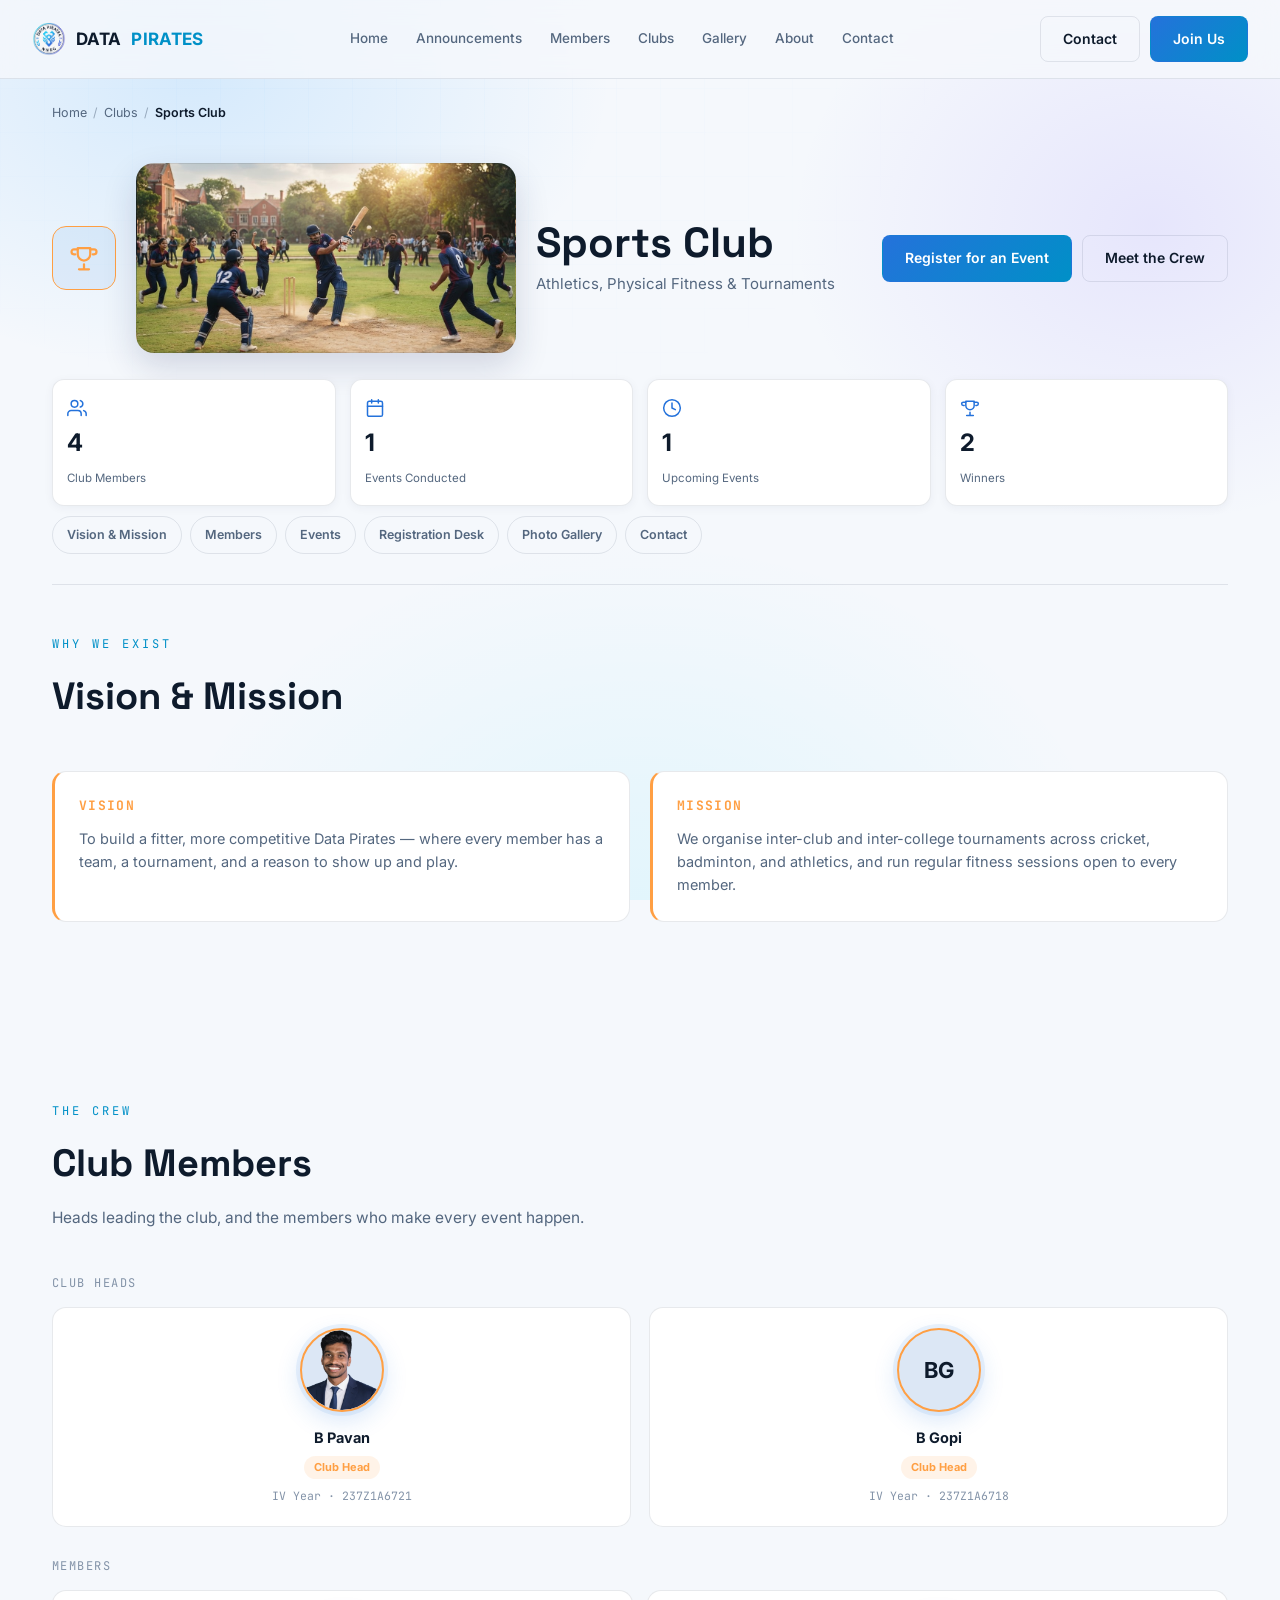
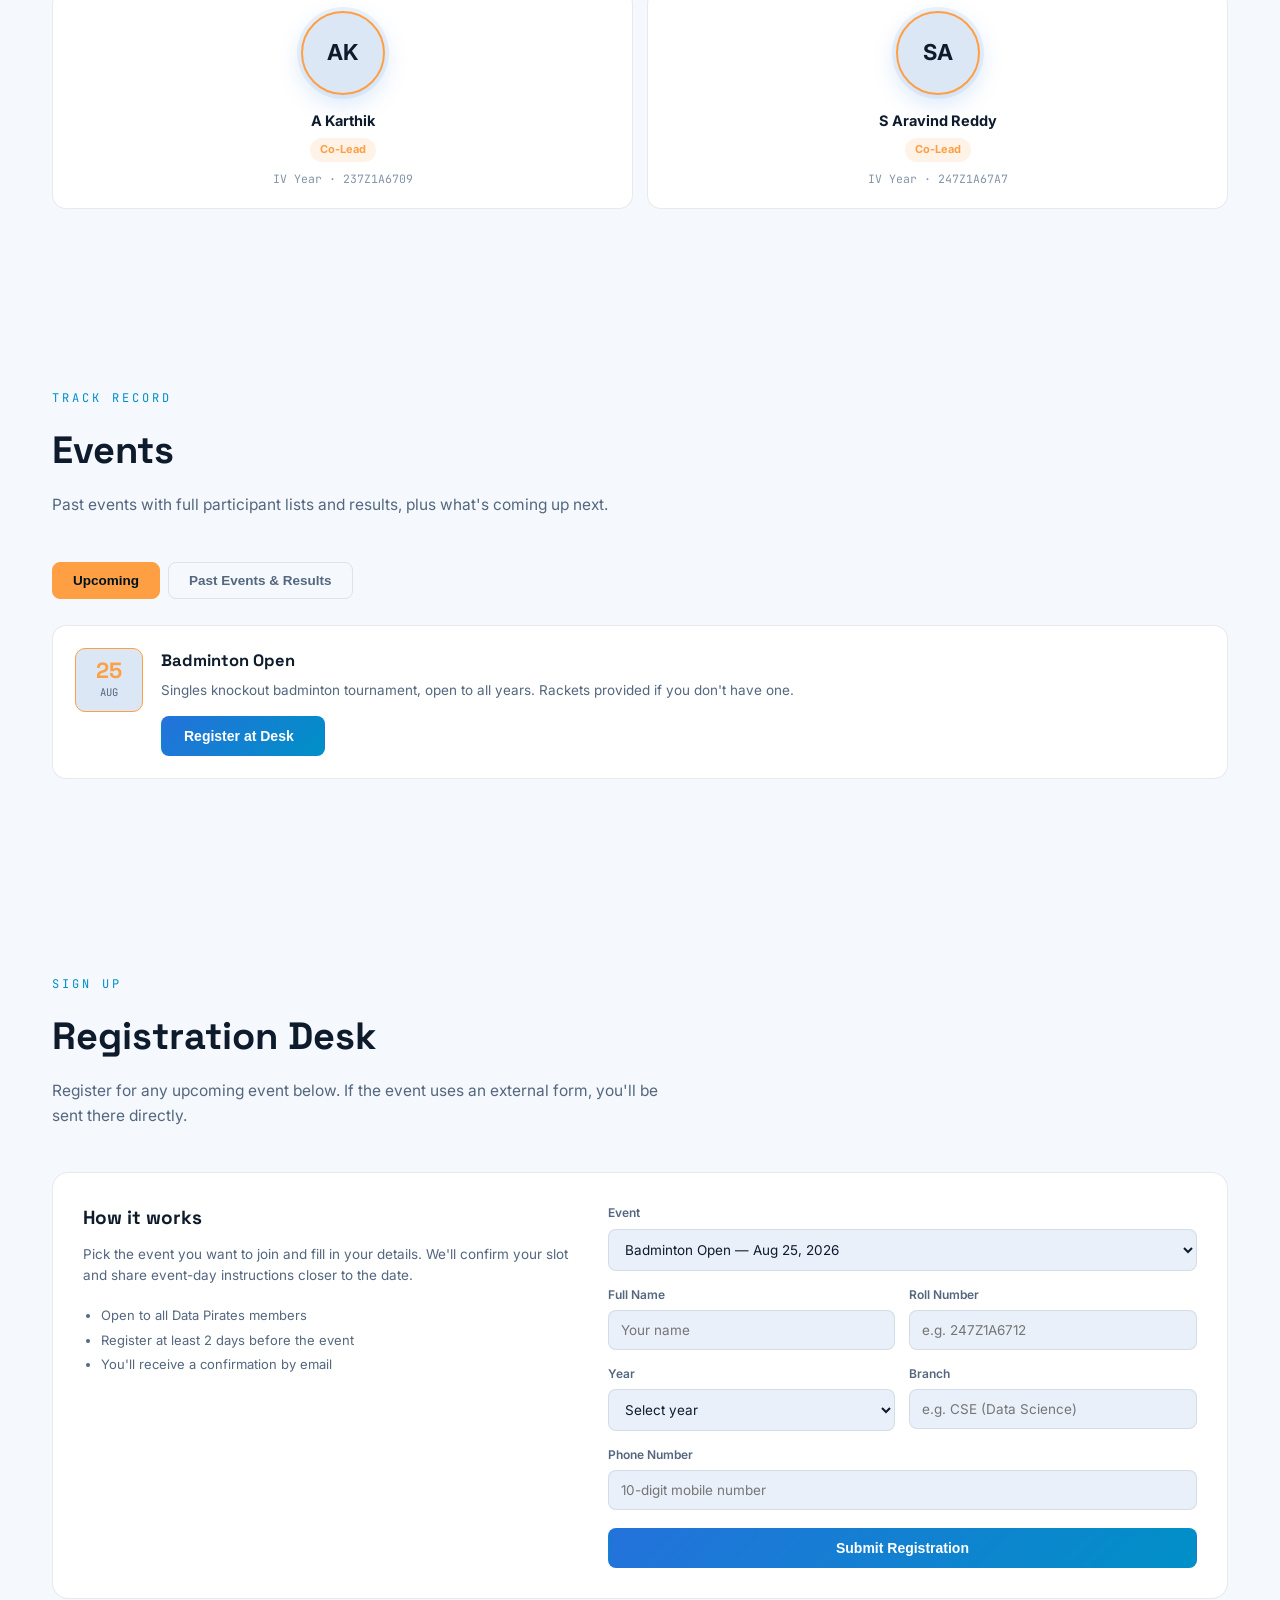
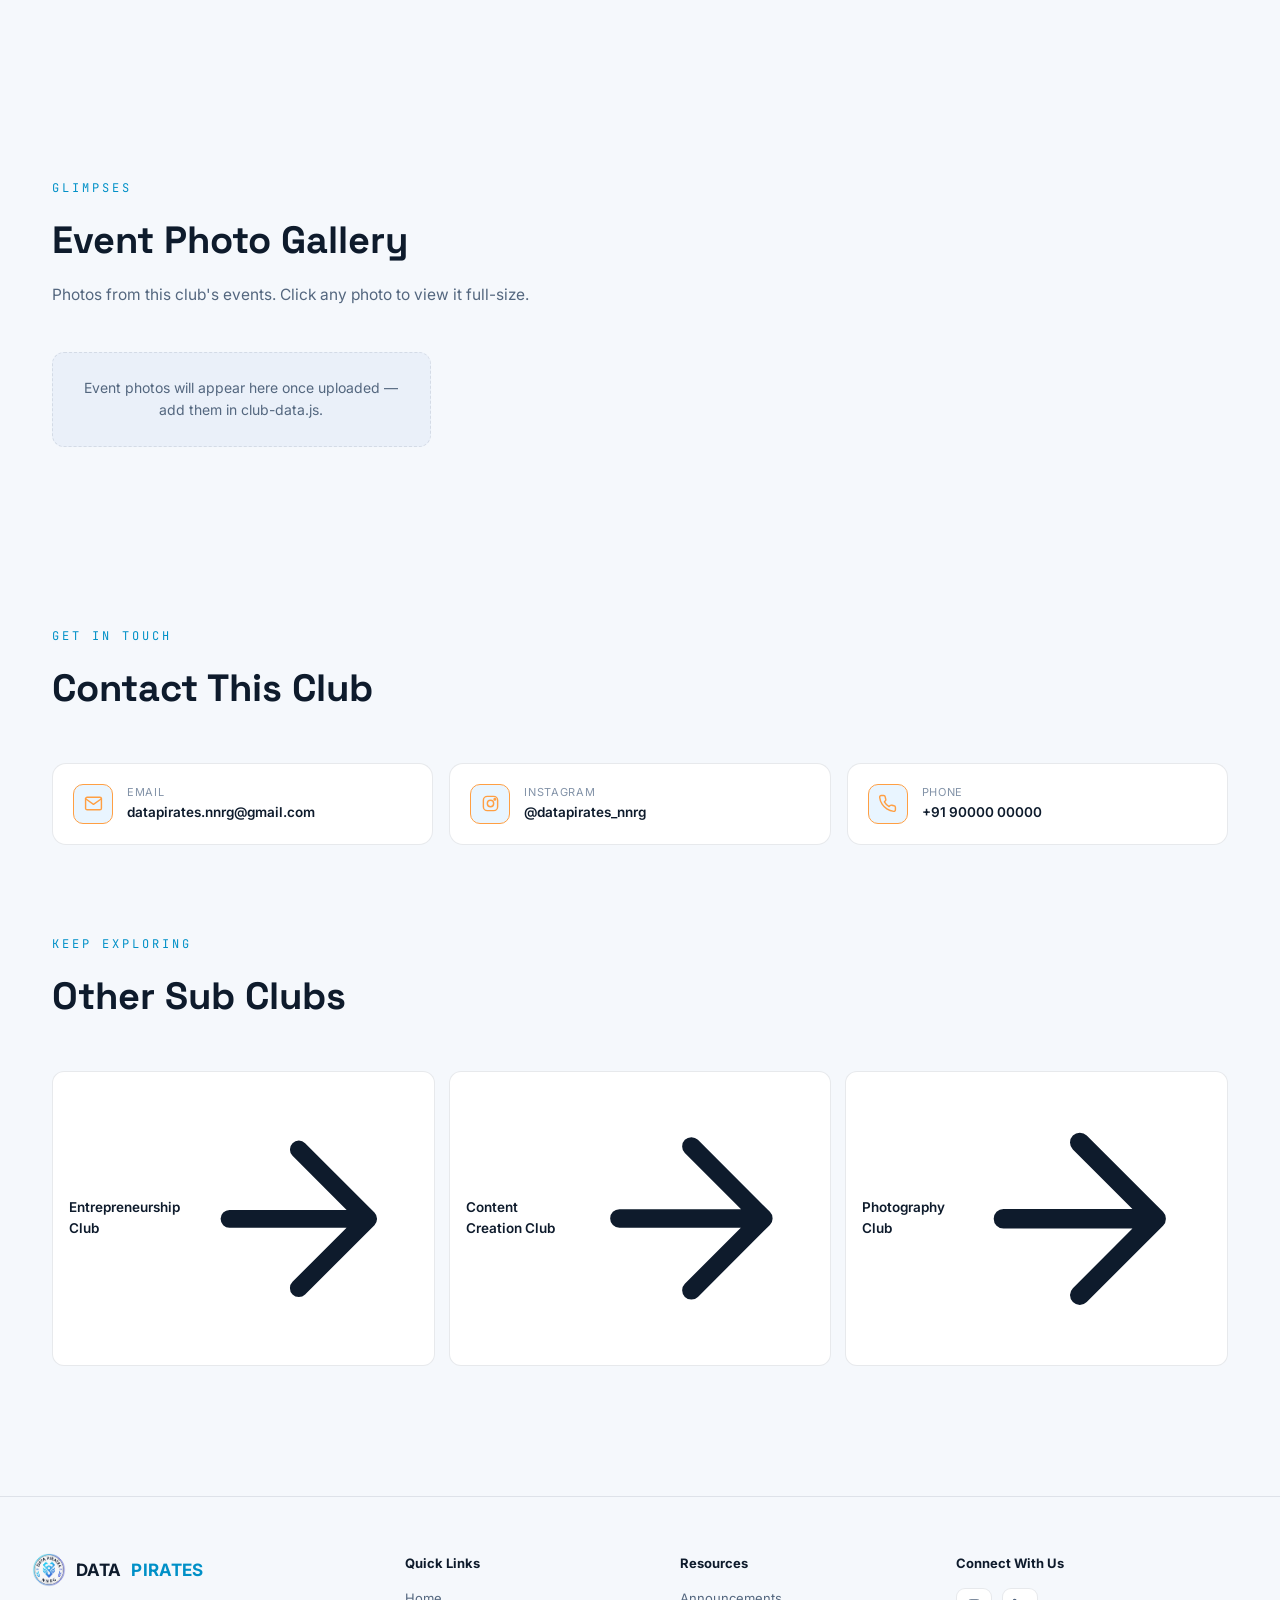
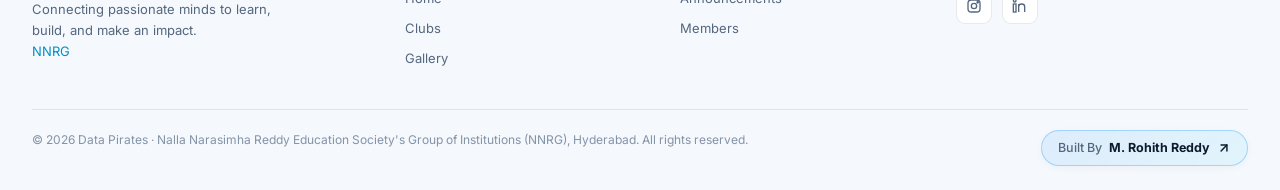
<file: clubs/sports-club.html>
<!DOCTYPE html>
<html lang="en">

<head>
  <meta charset="UTF-8">
  <meta name="viewport" content="width=device-width, initial-scale=1.0">
  <title>Sports Club — Data Pirates</title>
  <meta name="description" content="Sports Club at Data Pirates NNRG — members, events, results, upcoming events and registration.">
  <link rel="icon" type="image/jpeg" href="../images/favicon.jpeg">
  <link rel="preconnect" href="https://fonts.googleapis.com">
  <link
    href="https://fonts.googleapis.com/css2?family=Space+Grotesk:wght@500;600;700;800&family=Inter:wght@400;500;600;700&family=JetBrains+Mono:wght@400;500;700&display=swap"
    rel="stylesheet">
  <link rel="stylesheet" href="../style.css">
  <link rel="stylesheet" href="club.css">
</head>

<body class="light-mode" data-club="sports">
  <div class="glow-bg"></div>
  <div class="grid-overlay"></div>

  <header>
    <a href="../index.html" class="logo">
      <div class="logo-mark logo-animated"><img src="../images/nav_logo.jpeg" alt="Data Pirates NNRG logo"></div>
      DATA <b>PIRATES</b>
    </a>
    <nav class="links" id="navLinks">
      <a href="../index.html#home">Home</a>
      <a href="../index.html#updates">Announcements</a>
      <a href="../index.html#members">Members</a>
      <a href="../index.html#clubs">Clubs</a>
      <a href="../gallery/index.html">Gallery</a>
      <a href="../index.html#about">About</a>
      <a href="../index.html#contact">Contact</a>
    </nav>
    <div class="nav-cta">
      <a href="#contact" class="btn btn-ghost">Contact</a>
      <a href="https://forms.gle/R5Wi1VMTRRuQQtkx8" target="_blank" rel="noopener noreferrer" class="btn btn-primary">Join Us</a>
      <button class="hamburger" id="hamburger" aria-label="Menu"><span></span><span></span><span></span></button>
    </div>
    <div class="mobile-menu" id="mobileMenu">
      <a href="../index.html#home">Home</a><a href="../index.html#updates">Announcements</a><a href="../index.html#members">Members</a>
      <a href="../index.html#clubs">Clubs</a><a href="../gallery/index.html">Gallery</a><a href="../index.html#about">About</a>
      <a href="#contact">Contact</a>
      <a href="https://forms.gle/R5Wi1VMTRRuQQtkx8" target="_blank" rel="noopener noreferrer" class="btn btn-primary">Join Us</a>
    </div>
  </header>

  <main>

    <!-- BREADCRUMB -->
    <div class="crumb">
      <a href="../index.html">Home</a><span class="sep">/</span>
      <a href="../index.html#clubs">Clubs</a><span class="sep">/</span>
      <span class="here" id="crumbHere">Club</span>
    </div>

    <!-- CLUB HERO -->
    <section class="club-hero" style="padding-bottom:0;">
      <div class="club-icon" id="clubHeroIcon"></div>
      <div class="club-hero-photo" id="clubHeroPhoto" aria-label="Sports Club activity photo"></div>
      <div>
        <h1 id="clubHeroName">Club Name</h1>
        <p class="tagline" id="clubHeroTagline">Tagline</p>
      </div>
      <div class="club-hero-actions">
        <a href="#register" class="btn btn-primary">Register for an Event</a>
        <a href="#members" class="btn btn-ghost">Meet the Crew</a>
      </div>
    </section>

    <div class="stat-strip" id="clubStatStrip" style="margin:26px 0 0;"></div>

    <!-- QUICK JUMP -->
    <div class="jumpnav">
      <a href="#vision">Vision &amp; Mission</a>
      <a href="#members">Members</a>
      <a href="#events">Events</a>
      <a href="#register">Registration Desk</a>
      <a href="#club-gallery">Photo Gallery</a>
      <a href="#contact">Contact</a>
    </div>

    <!-- VISION / MISSION -->
    <section id="vision" style="padding-top:0;">
      <div class="section-head">
        <div class="eyebrow">Why We Exist</div>
        <h2>Vision &amp; Mission</h2>
      </div>
      <div class="vm-grid">
        <div class="vm-card">
          <h4>Vision</h4>
          <p id="visionText"></p>
        </div>
        <div class="vm-card">
          <h4>Mission</h4>
          <p id="missionText"></p>
        </div>
      </div>
    </section>

    <!-- MEMBERS -->
    <section id="members">
      <div class="section-head">
        <div class="eyebrow">The Crew</div>
        <h2>Club Members</h2>
        <p>Heads leading the club, and the members who make every event happen.</p>
      </div>
      <div class="sub-label">Club Heads</div>
      <div class="members-heads" id="headsGrid"></div>
      <div class="sub-label">Members</div>
      <div class="members-rest" id="membersGrid"></div>
    </section>

    <!-- EVENTS -->
    <section id="events">
      <div class="section-head">
        <div class="eyebrow">Track Record</div>
        <h2>Events</h2>
        <p>Past events with full participant lists and results, plus what's coming up next.</p>
      </div>
      <div class="event-tabs">
        <button class="event-tab active" data-pane="paneUpcoming">Upcoming</button>
        <button class="event-tab" data-pane="panePast">Past Events &amp; Results</button>
      </div>
      <div class="event-pane active" id="paneUpcoming">
        <div id="upcomingEventsList"></div>
      </div>
      <div class="event-pane" id="panePast">
        <div id="pastEventsList"></div>
      </div>
    </section>

    <!-- REGISTRATION DESK -->
    <section id="register">
      <div class="section-head">
        <div class="eyebrow">Sign Up</div>
        <h2>Registration Desk</h2>
        <p>Register for any upcoming event below. If the event uses an external form, you'll be sent there directly.</p>
      </div>
      <div class="reg-wrap">
        <div class="reg-side">
          <h3>How it works</h3>
          <p>Pick the event you want to join and fill in your details. We'll confirm your slot and share event-day instructions closer to the date.</p>
          <ul>
            <li>Open to all Data Pirates members</li>
            <li>Register at least 2 days before the event</li>
            <li>You'll receive a confirmation by email</li>
          </ul>
        </div>
        <form class="reg-form" id="regForm">
          <div class="full">
            <label for="regEvent">Event</label>
            <select id="regEvent" name="event" required></select>
          </div>
          <div>
            <label for="regName">Full Name</label>
            <input id="regName" name="name" type="text" placeholder="Your name" required>
          </div>
          <div>
            <label for="regRoll">Roll Number</label>
            <input id="regRoll" name="roll" type="text" placeholder="e.g. 247Z1A6712" required>
          </div>
          <div>
            <label for="regYear">Year</label>
            <select id="regYear" name="year" required>
              <option value="">Select year</option>
              <option>I Year</option><option>II Year</option><option>III Year</option><option>IV Year</option>
            </select>
          </div>
          <div>
            <label for="regBranch">Branch</label>
            <input id="regBranch" name="branch" type="text" placeholder="e.g. CSE (Data Science)" required>
          </div>
          <div class="full">
            <label for="regPhone">Phone Number</label>
            <input id="regPhone" name="phone" type="tel" placeholder="10-digit mobile number" required>
          </div>
          <button type="submit" class="btn btn-primary">Submit Registration</button>
          <p class="reg-note" id="regConfirm" style="display:none;color:var(--blue-bright);">Your email app should now be open with your registration pre-filled — hit send to confirm your slot.</p>
        </form>
      </div>
    </section>

    <!-- CLUB GALLERY -->
    <section id="club-gallery">
      <div class="section-head">
        <div class="eyebrow">Glimpses</div>
        <h2>Event Photo Gallery</h2>
        <p>Photos from this club's events. Click any photo to view it full-size.</p>
      </div>
      <div class="gallery-grid" id="clubGalleryGrid"></div>
    </section>

    <!-- CONTACT -->
    <section id="contact">
      <div class="section-head">
        <div class="eyebrow">Get In Touch</div>
        <h2>Contact This Club</h2>
      </div>
      <div class="contact-grid" id="clubContactGrid"></div>
    </section>

    <!-- OTHER CLUBS -->
    <section style="padding-top:0;">
      <div class="section-head">
        <div class="eyebrow">Keep Exploring</div>
        <h2>Other Sub Clubs</h2>
      </div>
      <div class="other-clubs" id="otherClubs"></div>
    </section>

  </main>

  <footer>
    <div class="foot-grid">
      <div>
        <div class="logo" style="margin-bottom:12px;">
          <div class="logo-mark logo-animated"><img src="../images/footer_logo.jpeg" alt="Data Pirates NNRG logo"></div>
          DATA <b>PIRATES</b>
        </div>
        <p style="color:var(--text-dim);font-size:13px;max-width:260px;">Connecting passionate minds to learn, build,
          and make an impact. <a href="https://nnrg.edu.in/" target="_blank" rel="noopener noreferrer" style="color:var(--blue-bright);">NNRG</a></p>
      </div>
      <div>
        <h5>Quick Links</h5>
        <a href="../index.html#home">Home</a><a href="../index.html#clubs">Clubs</a><a href="../gallery/index.html">Gallery</a>
      </div>
      <div>
        <h5>Resources</h5>
        <a href="../index.html#updates">Announcements</a><a href="../index.html#members">Members</a>
      </div>
      <div>
        <h5>Connect With Us</h5>
        <div class="foot-socials">
          <a href="https://www.instagram.com/datapirates_nnrg?igsh=MTB2MWIzNXd2eTIxOA==" target="_blank" rel="noopener noreferrer" aria-label="Instagram">
            <svg viewBox="0 0 24 24" fill="none" stroke="currentColor" stroke-width="2">
              <rect x="3" y="3" width="18" height="18" rx="5" /><circle cx="12" cy="12" r="4" /><circle cx="17.5" cy="6.5" r="1" />
            </svg>
          </a>
          <a href="https://www.linkedin.com/in/nnrg-ds?utm_source=share_via&utm_content=profile&utm_medium=member_android" target="_blank" rel="noopener noreferrer" aria-label="LinkedIn">
            <svg viewBox="0 0 24 24" fill="none" stroke="currentColor" stroke-width="2">
              <rect x="2" y="9" width="4" height="12" /><circle cx="4" cy="4" r="2" /><path d="M10 9v12M10 13c0-2 2-4 4.5-4S19 11 19 13v8" />
            </svg>
          </a>
        </div>
      </div>
    </div>
    <div class="foot-bottom">
      <span>&copy; 2026 Data Pirates &middot; Nalla Narasimha Reddy Education Society's Group of Institutions (NNRG), Hyderabad. All rights reserved.</span>
      <a href="https://portfolio-pi-nine-75byigaozo.vercel.app/" target="_blank" rel="noopener noreferrer" class="built-by-btn">
        <span class="built-by-text">Built By</span><span class="built-by-name">M. Rohith Reddy</span>
        <svg width="14" height="14" viewBox="0 0 24 24" fill="none" stroke="currentColor" stroke-width="2.5" stroke-linecap="round" stroke-linejoin="round">
          <line x1="7" y1="17" x2="17" y2="7"></line><polyline points="7 7 17 7 17 17"></polyline>
        </svg>
      </a>
    </div>
  </footer>

  <script src="club-data.js"></script>
  <script src="club.js"></script>
</body>

</html>
</file>
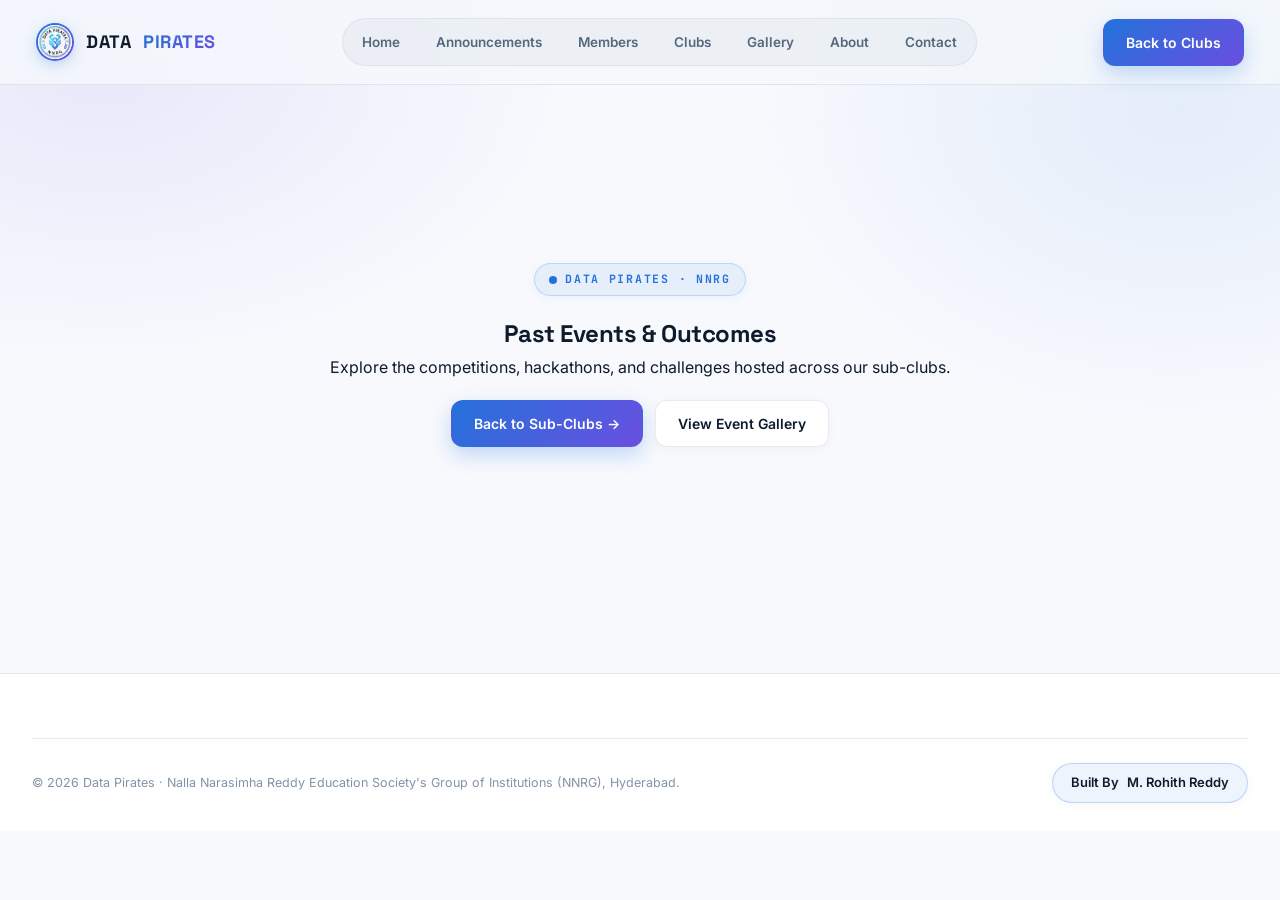
<file: Data_Pirates_Website/clubs/past-events.html>
<!DOCTYPE html>
<html lang="en">

<head>
  <meta charset="UTF-8">
  <meta name="viewport" content="width=device-width, initial-scale=1.0">
  <title>Past Events — Data Pirates | NNRG</title>
  <meta name="description" content="Explore past events, hackathons, and competitions conducted by Data Pirates at NNRG.">
  <meta name="theme-color" content="#2472DB">
  <link rel="icon" type="image/jpeg" href="../images/favicon.jpeg">
  <link rel="preconnect" href="https://fonts.googleapis.com">
  <link rel="preconnect" href="https://fonts.gstatic.com" crossorigin>
  <link
    href="https://fonts.googleapis.com/css2?family=Space+Grotesk:wght@500;600;700;800&family=Inter:wght@400;500;600;700&family=JetBrains+Mono:wght@400;500;700&display=swap"
    rel="stylesheet">
  <link rel="stylesheet" href="../style.css">
  <link rel="stylesheet" href="club.css">
</head>

<body class="light-mode">
  <div class="glow-bg" aria-hidden="true"></div>
  <div class="grid-overlay" aria-hidden="true"></div>

  <header id="siteHeader">
    <a href="../index.html" class="logo" aria-label="Data Pirates Home">
      <div class="logo-mark"><img src="../images/nav_logo.jpeg" alt="Data Pirates NNRG logo"></div>
      DATA <b>PIRATES</b>
    </a>
    <nav class="links" id="navLinks" aria-label="Main Navigation">
      <a href="../index.html#home">Home</a>
      <a href="../index.html#updates">Announcements</a>
      <a href="../index.html#members">Members</a>
      <a href="../index.html#clubs">Clubs</a>
      <a href="../gallery/index.html">Gallery</a>
      <a href="../index.html#about">About</a>
      <a href="../index.html#contact">Contact</a>
    </nav>
    <div class="nav-cta">
      <a href="../index.html#clubs" class="btn btn-primary">Back to Clubs</a>
    </div>
  </header>

  <main>
    <section class="gallery-hero" style="min-height:60vh;display:flex;flex-direction:column;justify-content:center;align-items:center;">
      <div class="eyebrow-badge">
        <span class="pulse-dot"></span>
        DATA PIRATES &middot; NNRG
      </div>
      <h1>Past Events &amp; Outcomes</h1>
      <p class="tagline">Explore the competitions, hackathons, and challenges hosted across our sub-clubs.</p>
      <div class="club-hero-actions" style="margin-top:20px;">
        <a href="../index.html#clubs" class="btn btn-primary">Back to Sub-Clubs &rarr;</a>
        <a href="../gallery/index.html" class="btn btn-ghost">View Event Gallery</a>
      </div>
    </section>
  </main>

  <footer>
    <div class="foot-bottom" style="margin-top:0;">
      <span>&copy; 2026 Data Pirates &middot; Nalla Narasimha Reddy Education Society's Group of Institutions (NNRG), Hyderabad.</span>
      <a href="https://portfolio-pi-nine-75byigaozo.vercel.app/" target="_blank" rel="noopener noreferrer" class="built-by-btn">
        <span class="built-by-text">Built By</span>
        <span class="built-by-name">M. Rohith Reddy</span>
      </a>
    </div>
  </footer>
</body>

</html>
</file>
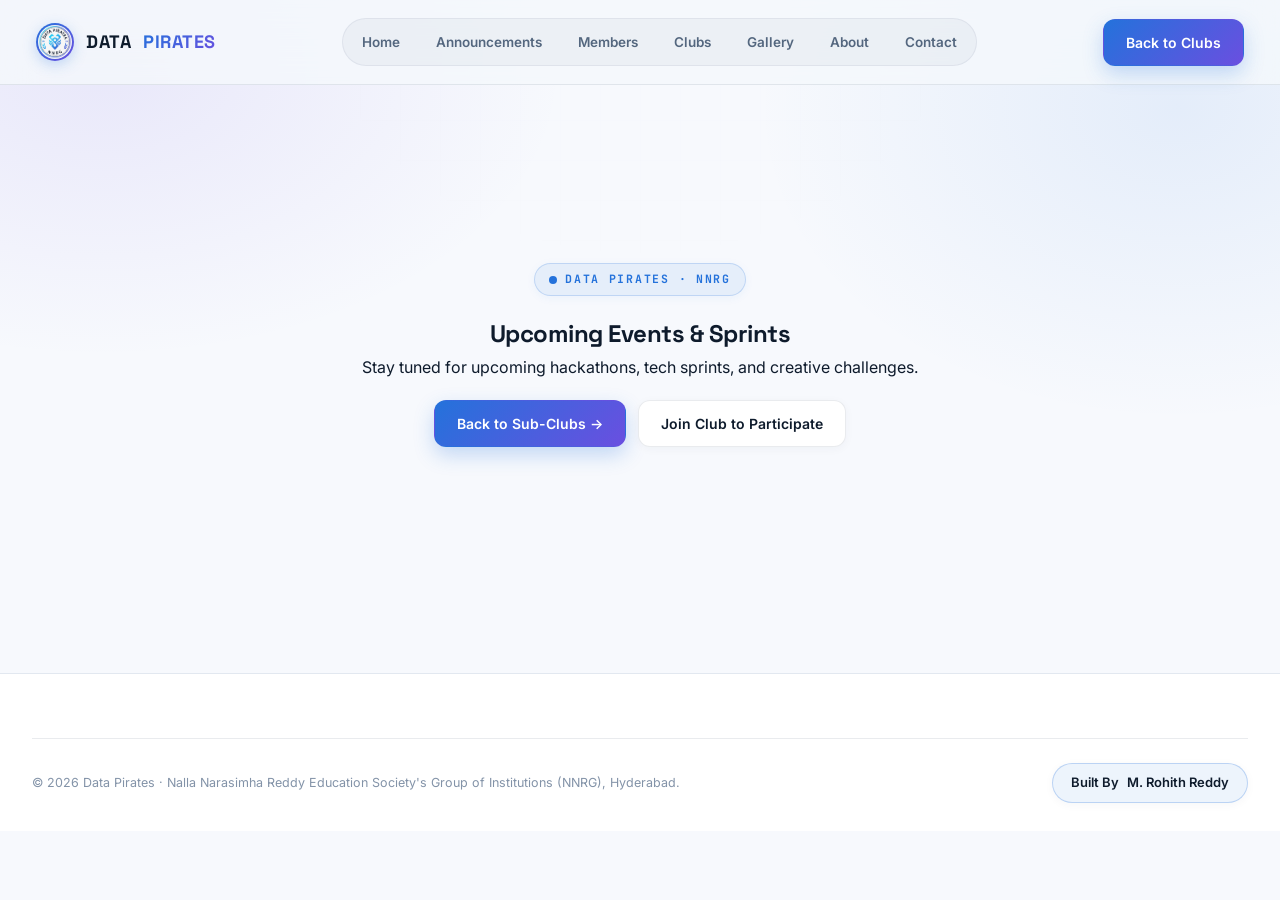
<file: Data_Pirates_Website/clubs/upcoming-events.html>
<!DOCTYPE html>
<html lang="en">

<head>
  <meta charset="UTF-8">
  <meta name="viewport" content="width=device-width, initial-scale=1.0">
  <title>Upcoming Events — Data Pirates | NNRG</title>
  <meta name="description" content="Discover upcoming workshops, hackathons, and challenges from Data Pirates at NNRG.">
  <meta name="theme-color" content="#2472DB">
  <link rel="icon" type="image/jpeg" href="../images/favicon.jpeg">
  <link rel="preconnect" href="https://fonts.googleapis.com">
  <link rel="preconnect" href="https://fonts.gstatic.com" crossorigin>
  <link
    href="https://fonts.googleapis.com/css2?family=Space+Grotesk:wght@500;600;700;800&family=Inter:wght@400;500;600;700&family=JetBrains+Mono:wght@400;500;700&display=swap"
    rel="stylesheet">
  <link rel="stylesheet" href="../style.css">
  <link rel="stylesheet" href="club.css">
</head>

<body class="light-mode">
  <div class="glow-bg" aria-hidden="true"></div>
  <div class="grid-overlay" aria-hidden="true"></div>

  <header id="siteHeader">
    <a href="../index.html" class="logo" aria-label="Data Pirates Home">
      <div class="logo-mark"><img src="../images/nav_logo.jpeg" alt="Data Pirates NNRG logo"></div>
      DATA <b>PIRATES</b>
    </a>
    <nav class="links" id="navLinks" aria-label="Main Navigation">
      <a href="../index.html#home">Home</a>
      <a href="../index.html#updates">Announcements</a>
      <a href="../index.html#members">Members</a>
      <a href="../index.html#clubs">Clubs</a>
      <a href="../gallery/index.html">Gallery</a>
      <a href="../index.html#about">About</a>
      <a href="../index.html#contact">Contact</a>
    </nav>
    <div class="nav-cta">
      <a href="../index.html#clubs" class="btn btn-primary">Back to Clubs</a>
    </div>
  </header>

  <main>
    <section class="gallery-hero" style="min-height:60vh;display:flex;flex-direction:column;justify-content:center;align-items:center;">
      <div class="eyebrow-badge">
        <span class="pulse-dot"></span>
        DATA PIRATES &middot; NNRG
      </div>
      <h1>Upcoming Events &amp; Sprints</h1>
      <p class="tagline">Stay tuned for upcoming hackathons, tech sprints, and creative challenges.</p>
      <div class="club-hero-actions" style="margin-top:20px;">
        <a href="../index.html#clubs" class="btn btn-primary">Back to Sub-Clubs &rarr;</a>
        <a href="https://forms.gle/R5Wi1VMTRRuQQtkx8" target="_blank" rel="noopener noreferrer" class="btn btn-ghost">Join Club to Participate</a>
      </div>
    </section>
  </main>

  <footer>
    <div class="foot-bottom" style="margin-top:0;">
      <span>&copy; 2026 Data Pirates &middot; Nalla Narasimha Reddy Education Society's Group of Institutions (NNRG), Hyderabad.</span>
      <a href="https://portfolio-pi-nine-75byigaozo.vercel.app/" target="_blank" rel="noopener noreferrer" class="built-by-btn">
        <span class="built-by-text">Built By</span>
        <span class="built-by-name">M. Rohith Reddy</span>
      </a>
    </div>
  </footer>
</body>

</html>
</file>
<file: style.css>
:root {
      --bg: #050B16;
      --bg-2: #0A1526;
      --bg-3: #101F3A;
      --card: #0D1B30;
      --border: rgba(255, 255, 255, 0.08);
      --blue: #2E9FFF;
      --blue-bright: #00D4FF;
      --violet: #7B61FF;
      --text: #EAF1FB;
      --text-dim: #8CA0BE;
      --text-dim2: #5E7292;
      --gold: #FFC93C;
      --silver: #C9D4E0;
      --bronze: #D98A4E;
    }

    body.light-mode {
      --bg: #F5F8FC;
      --bg-2: #EAF0F9;
      --bg-3: #DCE7F5;
      --card: #FFFFFF;
      --border: rgba(20, 40, 70, 0.10);
      --blue: #2472DB;
      --blue-bright: #0090C7;
      --violet: #6A4FE0;
      --text: #0E1B2C;
      --text-dim: #54677F;
      --text-dim2: #8393A8;
      --gold: #C98A00;
      --silver: #94A3B5;
      --bronze: #B06B2E;
    }

    * {
      box-sizing: border-box;
      margin: 0;
      padding: 0;
    }

    html {
      scroll-behavior: smooth;
    }

    body {
      background: var(--bg);
      color: var(--text);
      font-family: 'Inter', sans-serif;
      line-height: 1.6;
      overflow-x: hidden;
      transition: background .35s ease, color .35s ease;
    }

    body.light-mode .club-icon {
      background: rgba(36, 114, 219, 0.08);
    }

    body.light-mode .stat-box svg,
    body.light-mode .announce-icon svg {
      color: var(--blue);
    }

    body.light-mode header {
      background: rgba(245, 248, 252, 0.8);
    }

    body.light-mode .hero h1 .accent {
      background: linear-gradient(135deg, var(--blue), var(--violet));
      -webkit-background-clip: text;
      background-clip: text;
      color: transparent;
    }

    body.light-mode .btn-primary {
      color: #fff;
    }

    body.light-mode .grid-overlay {
      opacity: 0.5;
    }

    body.light-mode .avatar-ring,
    body.light-mode .crew-mini .av,
    body.light-mode .member-mini .av,
    body.light-mode .podium-slot .av {
      background: var(--bg-3);
    }

    body.light-mode .voyage-mini {
      background: var(--bg-2);
    }

    body.light-mode .lead-card,
    body.light-mode .club-card,
    body.light-mode .event-card,
    body.light-mode .result-card,
    body.light-mode .announce-item,
    body.light-mode .stat-box,
    body.light-mode .update-panel {
      box-shadow: 0 2px 10px rgba(20, 40, 70, 0.05);
    }

    h1,
    h2,
    h3,
    h4,
    .display {
      font-family: 'Space Grotesk', sans-serif;
    }

    .mono {
      font-family: 'JetBrains Mono', monospace;
    }

    a {
      color: inherit;
      text-decoration: none;
    }

    img,
    svg {
      display: block;
      max-width: 100%;
    }

    ::selection {
      background: var(--blue);
      color: #00121F;
    }

    .glow-bg {
      position: fixed;
      inset: 0;
      z-index: -2;
      background:
        radial-gradient(ellipse 700px 500px at 15% 8%, rgba(46, 159, 255, 0.16), transparent 60%),
        radial-gradient(ellipse 600px 500px at 90% 25%, rgba(123, 97, 255, 0.12), transparent 60%),
        radial-gradient(ellipse 800px 600px at 50% 100%, rgba(0, 212, 255, 0.08), transparent 60%),
        var(--bg);
    }

    .grid-overlay {
      position: fixed;
      inset: 0;
      z-index: -1;
      opacity: 0.35;
      pointer-events: none;
      background-image:
        linear-gradient(rgba(46, 159, 255, 0.05) 1px, transparent 1px),
        linear-gradient(90deg, rgba(46, 159, 255, 0.05) 1px, transparent 1px);
      background-size: 44px 44px;
      mask-image: radial-gradient(ellipse 900px 700px at 30% 0%, black, transparent 70%);
    }

    /* NAV */
    header {
      position: sticky;
      top: 0;
      z-index: 100;
      display: flex;
      align-items: center;
      justify-content: space-between;
      padding: 16px 32px;
      background: rgba(5, 11, 22, 0.75);
      backdrop-filter: blur(14px);
      border-bottom: 1px solid var(--border);
    }

    .logo {
      display: flex;
      align-items: center;
      gap: 10px;
      font-weight: 700;
      font-size: 17px;
      letter-spacing: 0.02em;
    }

    .logo-mark {
      width: 34px;
      height: 34px;
      flex-shrink: 0;
    }

    .logo b {
      color: var(--blue-bright);
    }

    /* ANIMATED LOGO */
    @keyframes logoSpin {
      from {
        transform: rotate(0deg);
      }

      to {
        transform: rotate(360deg);
      }
    }

    @keyframes logoPulse {

      0%,
      100% {
        box-shadow: 0 0 0px rgba(46, 159, 255, 0.0);
      }

      50% {
        box-shadow: 0 0 18px rgba(46, 159, 255, 0.55);
      }
    }

    @keyframes logoFloat {

      0%,
      100% {
        transform: translateY(0);
      }

      50% {
        transform: translateY(-3px);
      }
    }

    .logo-animated {
      border-radius: 50%;
      overflow: hidden;
      animation: logoPulse 3.2s ease-in-out infinite, logoFloat 4.5s ease-in-out infinite;
      transition: transform .3s ease;
    }

    .logo-animated img {
      width: 100%;
      height: 100%;
      object-fit: cover;
      border-radius: 50%;
      animation: logoSpin 14s linear infinite;
    }

    .logo:hover .logo-animated {
      transform: scale(1.08);
    }

    .logo:hover .logo-animated img {
      animation-duration: 2.5s;
    }

    nav.links {
      display: flex;
      gap: 4px;
      align-items: center;
    }

    nav.links a {
      font-size: 13.5px;
      font-weight: 500;
      color: var(--text-dim);
      padding: 9px 12px;
      border-radius: 7px;
      transition: all .2s ease;
      white-space: nowrap;
    }

    nav.links a:hover,
    nav.links a.active {
      color: var(--text);
      background: rgba(46, 159, 255, 0.1);
    }

    .nav-cta {
      display: flex;
      align-items: center;
      gap: 10px;
    }

    .btn {
      display: inline-flex;
      align-items: center;
      gap: 8px;
      justify-content: center;
      padding: 11px 22px;
      border-radius: 8px;
      font-weight: 600;
      font-size: 14px;
      cursor: pointer;
      border: 1px solid transparent;
      transition: all .2s ease;
      white-space: nowrap;
    }

    .btn-primary {
      background: linear-gradient(135deg, var(--blue), var(--blue-bright));
      color: #00121F;
    }

    .btn-primary:hover {
      filter: brightness(1.12);
      transform: translateY(-1px);
    }

    .btn-ghost {
      border-color: var(--border);
      color: var(--text);
      background: transparent;
    }

    .btn-ghost:hover {
      border-color: var(--blue);
      color: var(--blue-bright);
    }

    .hamburger {
      display: none;
      flex-direction: column;
      gap: 5px;
      cursor: pointer;
      background: none;
      border: none;
      padding: 6px;
    }

    .hamburger span {
      width: 22px;
      height: 2px;
      background: var(--text);
      border-radius: 2px;
      transition: .25s;
    }

    .theme-toggle {
      width: 40px;
      height: 40px;
      border-radius: 50%;
      border: 1px solid var(--border);
      background: var(--card);
      display: flex;
      align-items: center;
      justify-content: center;
      cursor: pointer;
      flex-shrink: 0;
      transition: all .25s ease;
    }

    .theme-toggle:hover {
      border-color: var(--blue);
    }

    .theme-toggle svg {
      width: 18px;
      height: 18px;
      color: var(--blue-bright);
    }

    .theme-toggle .moon-icon {
      display: none;
    }

    body.light-mode .theme-toggle .sun-icon {
      display: none;
    }

    body.light-mode .theme-toggle .moon-icon {
      display: block;
    }

    .mobile-menu {
      display: none;
      position: fixed;
      top: 64px;
      left: 0;
      right: 0;
      bottom: 0;
      z-index: 99;
      background: rgba(5, 11, 22, 0.98);
      backdrop-filter: blur(10px);
      padding: 24px;
      flex-direction: column;
      gap: 6px;
      overflow-y: auto;
    }

    body.light-mode .mobile-menu {
      background: rgba(245, 248, 252, 0.98);
    }

    .mobile-menu.open {
      display: flex;
    }

    .mobile-menu a {
      padding: 14px 10px;
      font-size: 16px;
      border-bottom: 1px solid var(--border);
      color: var(--text-dim);
    }

    .mobile-menu .btn {
      margin-top: 16px;
    }

    main {
      max-width: 1240px;
      margin: 0 auto;
      padding: 0 32px;
    }

    section {
      padding: 90px 0;
    }

    .eyebrow {
      font-family: 'JetBrains Mono', monospace;
      font-size: 12px;
      letter-spacing: 0.25em;
      text-transform: uppercase;
      color: var(--blue-bright);
      margin-bottom: 12px;
    }

    .section-head {
      max-width: 620px;
      margin-bottom: 44px;
    }

    .section-head h2 {
      font-size: clamp(26px, 4vw, 38px);
      font-weight: 700;
    }

    .section-head p {
      color: var(--text-dim);
      margin-top: 12px;
      font-size: 15.5px;
    }

    .section-head.center {
      margin-left: auto;
      margin-right: auto;
      text-align: center;
    }

    /* HERO */
    .hero {
      display: grid;
      grid-template-columns: 1.05fr 0.95fr;
      gap: 50px;
      align-items: center;
      padding: 100px 0 70px;
    }

    .hero-eyebrow {
      font-family: 'JetBrains Mono', monospace;
      font-size: 13px;
      letter-spacing: 0.3em;
      color: var(--blue-bright);
      margin-bottom: 18px;
    }

    .hero h1 {
      font-size: clamp(40px, 6vw, 64px);
      font-weight: 800;
      line-height: 1.05;
    }

    .hero h1 .accent {
      background: linear-gradient(135deg, var(--blue-bright), var(--blue));
      -webkit-background-clip: text;
      background-clip: text;
      color: transparent;
    }

    .hero p.lede {
      margin-top: 22px;
      color: var(--text-dim);
      font-size: 16.5px;
      max-width: 480px;
    }

    .hero-actions {
      display: flex;
      gap: 14px;
      margin-top: 32px;
      flex-wrap: wrap;
    }

    .stat-strip {
      display: grid;
      grid-template-columns: repeat(4, 1fr);
      gap: 14px;
      margin-top: 56px;
    }

    .stat-box {
      background: var(--card);
      border: 1px solid var(--border);
      border-radius: 12px;
      padding: 18px 14px;
      display: flex;
      flex-direction: column;
      gap: 6px;
    }

    .stat-box svg {
      width: 20px;
      height: 20px;
      color: var(--blue-bright);
    }

    .stat-box b {
      font-size: 24px;
      font-weight: 700;
    }

    .stat-box span {
      font-size: 11.5px;
      color: var(--text-dim);
    }

    .hero-art {
      position: relative;
      aspect-ratio: 1/1;
      max-width: 480px;
      justify-self: end;
      width: 100%;
    }

    .hero-art svg {
      width: 100%;
      height: 100%;
    }

    .hero-logo-wrapper {
      position: relative;
      width: 100%;
      max-width: 440px;
      aspect-ratio: 1 / 1;
      margin: 0 auto;
      border-radius: 50%;
      padding: 12px;
      background: linear-gradient(135deg, rgba(36, 114, 219, 0.15), rgba(0, 212, 255, 0.08));
      border: 2px solid var(--border);
      box-shadow: 0 20px 50px rgba(36, 114, 219, 0.18), 0 0 30px rgba(0, 212, 255, 0.15);
      display: flex;
      align-items: center;
      justify-content: center;
      animation: logoFloat 4.5s ease-in-out infinite, logoPulse 3.5s ease-in-out infinite;
    }

    .hero-logo-img {
      width: 100%;
      height: 100%;
      object-fit: contain;
      border-radius: 50%;
      transition: transform 0.3s ease;
    }

    .hero-logo-wrapper:hover .hero-logo-img {
      transform: scale(1.04);
    }



    /* MODERN LEADERSHIP CARDS (Matching Screenshot Reference) */
    .leadership-card {
      background: var(--card);
      border: 1px solid var(--border);
      border-radius: 22px;
      padding: 20px 20px 16px 20px;
      display: flex;
      flex-direction: column;
      justify-content: space-between;
      transition: all 0.3s ease;
      box-shadow: 0 4px 16px rgba(20, 40, 70, 0.05);
      position: relative;
      overflow: hidden;
    }

    body.light-mode .leadership-card {
      background: #FAF7F2;
      border-color: rgba(20, 40, 70, 0.08);
    }

    .leadership-card:hover {
      transform: translateY(-5px);
      border-color: var(--blue);
      box-shadow: 0 16px 36px rgba(36, 114, 219, 0.15);
    }

    .lead-card-header {
      display: flex;
      justify-content: space-between;
      align-items: flex-start;
      gap: 8px;
      margin-bottom: 14px;
      min-height: 42px;
    }

    .lead-card-name {
      font-size: 16.5px;
      font-weight: 700;
      color: var(--text);
      line-height: 1.25;
      flex: 1;
    }

    .lead-card-role {
      font-family: 'JetBrains Mono', monospace;
      font-size: 10px;
      font-weight: 700;
      letter-spacing: 0.08em;
      text-transform: uppercase;
      color: var(--blue);
      text-align: right;
      max-width: 45%;
      line-height: 1.3;
      padding-top: 2px;
    }

    .lead-card-photo-wrapper {
      width: 100%;
      height: 240px;
      border-radius: 16px;
      overflow: hidden;
      background: linear-gradient(135deg, var(--bg-3), var(--bg-2));
      display: flex;
      align-items: center;
      justify-content: center;
      margin-bottom: 10px;
    }

    .lead-card-photo {
      width: 100%;
      height: 100%;
      object-fit: cover;
      object-position: top center;
      transition: transform 0.35s ease;
    }

    .leadership-card:hover .lead-card-photo {
      transform: scale(1.06);
    }

    .lead-card-footer {
      display: flex;
      justify-content: space-between;
      align-items: center;
      padding-top: 4px;
    }

    .lead-card-yr {
      font-size: 11.5px;
      font-weight: 600;
      color: var(--text-dim2);
    }

    /* shared grids */
    .grid-4 {
      display: grid;
      grid-template-columns: repeat(4, 1fr);
      gap: 18px;
    }

    .grid-5 {
      display: grid;
      grid-template-columns: repeat(5, 1fr);
      gap: 16px;
    }

    .grid-3 {
      display: grid;
      grid-template-columns: repeat(3, 1fr);
      gap: 20px;
    }

    .lead-card,
    .club-card {
      background: var(--card);
      border: 1px solid var(--border);
      border-radius: 14px;
      padding: 22px;
      transition: all .25s ease;
      position: relative;
      overflow: hidden;
    }

    .lead-card:hover,
    .club-card:hover {
      transform: translateY(-4px);
      border-color: var(--blue);
      box-shadow: 0 12px 30px rgba(46, 159, 255, 0.12);
    }

    .avatar-ring {
      width: 84px;
      height: 84px;
      border-radius: 50%;
      margin: 0 auto 14px;
      background: var(--bg-3);
      border: 2.5px solid var(--flag, var(--blue));
      display: flex;
      align-items: center;
      justify-content: center;
      font-weight: 700;
      font-size: 22px;
      color: var(--text);
      box-shadow: 0 8px 24px rgba(36, 114, 219, 0.18), 0 0 0 4px rgba(36, 114, 219, 0.08);
      overflow: hidden;
      transition: all .3s ease;
    }

    .lead-card:hover .avatar-ring {
      transform: scale(1.05);
      box-shadow: 0 12px 30px rgba(36, 114, 219, 0.3), 0 0 0 6px rgba(36, 114, 219, 0.15);
    }

    .avatar-ring img {
      width: 100%;
      height: 100%;
      object-fit: cover;
      border-radius: 50%;
      transition: transform .35s ease;
    }

    .lead-card:hover .avatar-ring img {
      transform: scale(1.1);
    }

    .lead-card {
      text-align: center;
    }

    .lead-card h4 {
      font-size: 15.5px;
      font-weight: 600;
    }

    .lead-card .role {
      font-size: 12.5px;
      color: var(--blue-bright);
      margin-top: 2px;
    }

    .lead-card .yr {
      font-size: 11.5px;
      color: var(--text-dim2);
      margin-top: 2px;
    }

    .club-icon {
      width: 48px;
      height: 48px;
      border-radius: 10px;
      background: rgba(46, 159, 255, 0.1);
      display: flex;
      align-items: center;
      justify-content: center;
      margin-bottom: 14px;
      border: 1px solid var(--flag, var(--blue));
    }

    .club-icon svg {
      width: 24px;
      height: 24px;
      color: var(--flag, var(--blue));
    }

    .club-card h3 {
      font-size: 17px;
      font-weight: 700;
    }

    .club-card .focus {
      font-size: 13px;
      color: var(--text-dim);
      margin-top: 4px;
    }

    .club-card .head-line {
      font-size: 12.5px;
      color: var(--text-dim);
      margin-top: 12px;
    }

    .club-card .head-line b {
      color: var(--text);
    }

    .club-actions {
      display: flex;
      gap: 8px;
      margin-top: 16px;
    }

    .club-btn {
      flex: 1;
      padding: 9px;
      border-radius: 7px;
      border: 1px solid var(--flag, var(--blue));
      background: transparent;
      color: var(--text);
      font-size: 12.5px;
      font-weight: 600;
      cursor: pointer;
      transition: all .2s ease;
      text-align: center;
    }

    .club-btn:hover {
      background: var(--flag, var(--blue));
      color: #00121F;
    }

    .club-btn.active {
      background: var(--flag, var(--blue));
      color: #00121F;
    }

    .club-detail {
      display: none;
      margin-top: 16px;
      padding-top: 16px;
      border-top: 1px dashed var(--border);
    }

    .club-detail.open {
      display: block;
    }

    .mini-heading {
      font-family: 'JetBrains Mono', monospace;
      font-size: 10.5px;
      letter-spacing: 0.12em;
      text-transform: uppercase;
      color: var(--blue-bright);
      margin: 14px 0 8px;
    }

    .mini-heading:first-child {
      margin-top: 0;
    }

    .crew-mini {
      display: grid;
      grid-template-columns: repeat(auto-fill, minmax(64px, 1fr));
      gap: 10px;
    }

    .crew-mini .cm {
      text-align: center;
      font-size: 11px;
    }

    .crew-mini .av {
      width: 40px;
      height: 40px;
      border-radius: 50%;
      background: var(--bg-3);
      border: 1.5px solid var(--flag, var(--blue));
      display: flex;
      align-items: center;
      justify-content: center;
      margin: 0 auto 4px;
      font-size: 11px;
      font-weight: 700;
    }

    .voyage-mini {
      background: var(--bg-3);
      border-radius: 8px;
      padding: 10px 12px;
      margin-bottom: 8px;
      border-left: 3px solid var(--flag, var(--blue));
    }

    .voyage-mini .vt {
      display: flex;
      justify-content: space-between;
      font-size: 12.5px;
      font-weight: 600;
      gap: 8px;
      flex-wrap: wrap;
    }

    .voyage-mini .vd {
      font-size: 10.5px;
      color: var(--text-dim);
    }

    .voyage-mini .vm {
      font-size: 11px;
      color: var(--text-dim);
      margin-top: 4px;
    }

    .voyage-mini .vm b {
      color: var(--text);
    }

    /* EVENTS */
    .event-card {
      background: var(--card);
      border: 1px solid var(--border);
      border-radius: 14px;
      overflow: hidden;
      transition: all .25s ease;
    }

    .event-card:hover {
      transform: translateY(-4px);
      border-color: var(--blue);
    }

    .event-banner {
      height: 120px;
      background: linear-gradient(135deg, var(--bg-3), var(--bg-2));
      position: relative;
      display: flex;
      align-items: center;
      justify-content: center;
    }

    .event-banner svg {
      width: 44px;
      height: 44px;
      color: var(--blue-bright);
      opacity: 0.6;
    }

    .event-date-chip {
      position: absolute;
      top: 12px;
      left: 12px;
      background: rgba(5, 11, 22, 0.85);
      border: 1px solid var(--border);
      border-radius: 8px;
      padding: 6px 10px;
      font-family: 'JetBrains Mono', monospace;
      font-size: 11px;
      text-align: center;
    }

    body.light-mode .event-date-chip {
      background: rgba(255, 255, 255, 0.85);
    }

    .event-body {
      padding: 18px;
    }

    .event-body h3 {
      font-size: 16px;
      font-weight: 700;
    }

    .event-body .loc {
      font-size: 12px;
      color: var(--blue-bright);
      margin-top: 6px;
      display: flex;
      align-items: center;
      gap: 5px;
    }

    .event-body p {
      font-size: 13px;
      color: var(--text-dim);
      margin-top: 8px;
    }

    .event-body .btn {
      margin-top: 14px;
      width: 100%;
      padding: 9px;
      font-size: 13px;
    }

    /* UPDATES: announcements ticker + results side by side */
    .update-grid {
      display: grid;
      grid-template-columns: 1fr 1fr;
      gap: 24px;
      align-items: start;
    }

    .update-panel {
      background: var(--card);
      border: 1px solid var(--border);
      border-radius: 16px;
      padding: 24px;
    }

    .update-panel .panel-title {
      display: flex;
      align-items: center;
      gap: 10px;
      margin-bottom: 18px;
    }

    .update-panel .panel-title .dot {
      width: 8px;
      height: 8px;
      border-radius: 50%;
      background: var(--blue-bright);
      box-shadow: 0 0 8px var(--blue-bright);
    }

    .update-panel .panel-title h3 {
      font-size: 16px;
      font-weight: 700;
    }

    .update-panel .panel-title span {
      font-size: 11px;
      color: var(--text-dim2);
      margin-left: auto;
      font-family: 'JetBrains Mono', monospace;
    }

    .ticker-wrap {
      height: 380px;
      overflow: hidden;
      position: relative;
      -webkit-mask-image: linear-gradient(to bottom, transparent, black 8%, black 92%, transparent);
      mask-image: linear-gradient(to bottom, transparent, black 8%, black 92%, transparent);
    }

    .ticker-track {
      display: flex;
      flex-direction: column;
      animation: tickerUp 22s linear infinite;
    }

    .ticker-wrap:hover .ticker-track {
      animation-play-state: paused;
    }

    @keyframes tickerUp {
      0% {
        transform: translateY(0);
      }

      100% {
        transform: translateY(-50%);
      }
    }

    .announce-item {
      display: flex;
      gap: 14px;
      padding: 14px 4px;
      border-bottom: 1px solid var(--border);
      align-items: flex-start;
    }

    .announce-icon {
      width: 38px;
      height: 38px;
      border-radius: 10px;
      background: rgba(46, 159, 255, 0.12);
      display: flex;
      align-items: center;
      justify-content: center;
      flex-shrink: 0;
    }

    .announce-icon svg {
      width: 18px;
      height: 18px;
      color: var(--blue-bright);
    }

    .announce-item h4 {
      font-size: 13.5px;
      font-weight: 600;
    }

    .announce-item p {
      font-size: 12px;
      color: var(--text-dim);
      margin-top: 3px;
    }

    .announce-date {
      font-family: 'JetBrains Mono', monospace;
      font-size: 10.5px;
      color: var(--text-dim2);
      white-space: nowrap;
      margin-left: auto;
      padding-top: 2px;
    }

    .results-stack {
      display: flex;
      flex-direction: column;
      gap: 16px;
      max-height: 380px;
      overflow-y: auto;
      padding-right: 4px;
    }

    .results-stack::-webkit-scrollbar {
      width: 5px;
    }

    .results-stack::-webkit-scrollbar-thumb {
      background: var(--border);
      border-radius: 4px;
    }

    .result-card {
      background: var(--bg-3);
      border: 1px solid var(--border);
      border-radius: 12px;
      padding: 18px;
    }

    .result-card .rh {
      display: flex;
      justify-content: space-between;
      flex-wrap: wrap;
      gap: 8px;
      margin-bottom: 10px;
    }

    .result-card h3 {
      font-size: 14.5px;
      font-weight: 700;
    }

    .result-card .rmeta {
      font-size: 11.5px;
      color: var(--text-dim);
    }

    .podium-row {
      display: flex;
      justify-content: center;
      align-items: flex-end;
      gap: 12px;
      margin: 8px 0 4px;
    }

    .podium-slot {
      text-align: center;
    }

    .podium-slot .av {
      width: 42px;
      height: 42px;
      border-radius: 50%;
      background: var(--card);
      border: 2px solid var(--place-color);
      display: flex;
      align-items: center;
      justify-content: center;
      font-weight: 700;
      font-size: 12px;
      margin: 0 auto 5px;
    }

    .podium-slot .pname {
      font-size: 10.5px;
      font-weight: 600;
    }

    .podium-slot .bar {
      width: 48px;
      border-radius: 6px 6px 0 0;
      background: var(--place-color);
      color: #0A1120;
      font-weight: 800;
      display: flex;
      align-items: center;
      justify-content: center;
      margin-top: 6px;
    }

    .podium-slot.p1 .bar {
      height: 44px;
      font-size: 16px;
    }

    .podium-slot.p2 .bar {
      height: 32px;
      font-size: 14px;
    }

    .podium-slot.p3 .bar {
      height: 24px;
      font-size: 12px;
    }

    .result-card .participants {
      font-size: 11px;
      color: var(--text-dim);
      margin-top: 10px;
      text-align: center;
    }

    .result-card .participants b {
      color: var(--text);
    }

    /* MEMBERS */
    .member-filters {
      display: flex;
      gap: 8px;
      flex-wrap: wrap;
      margin-bottom: 28px;
    }

    .filter-chip {
      padding: 8px 16px;
      border-radius: 20px;
      border: 1px solid var(--border);
      font-size: 12.5px;
      cursor: pointer;
      color: var(--text-dim);
      transition: all .2s ease;
      background: transparent;
    }

    .filter-chip:hover {
      border-color: var(--blue);
    }

    .filter-chip.active {
      background: var(--blue);
      border-color: var(--blue);
      color: #00121F;
      font-weight: 700;
    }

    .member-grid {
      display: grid;
      grid-template-columns: repeat(6, 1fr);
      gap: 16px;
    }

    .member-mini {
      text-align: center;
    }

    .member-mini .av {
      width: 60px;
      height: 60px;
      border-radius: 50%;
      background: var(--card);
      border: 2px solid var(--flag, var(--blue));
      display: flex;
      align-items: center;
      justify-content: center;
      font-weight: 700;
      margin: 0 auto 8px;
    }

    .member-mini .nm {
      font-size: 12.5px;
      font-weight: 600;
    }

    .member-mini .rl {
      font-size: 10.5px;
      color: var(--text-dim);
    }

    /* GALLERY */
    .gallery-grid {
      display: grid;
      grid-template-columns: repeat(3, 1fr);
      gap: 20px;
    }

    .gallery-tile {
      aspect-ratio: 16 / 10;
      border-radius: 16px;
      position: relative;
      overflow: hidden;
      border: 1px solid var(--border);
      background: var(--card);
      cursor: pointer;
      box-shadow: 0 4px 16px rgba(0, 0, 0, 0.06);
      transition: all 0.4s cubic-bezier(0.2, 0.8, 0.2, 1);
    }

    .gallery-tile:hover {
      transform: translateY(-5px);
      box-shadow: 0 12px 28px rgba(46, 159, 255, 0.15);
      border-color: rgba(46, 159, 255, 0.4);
    }

    .gallery-tile .gallery-img {
      width: 100%;
      height: 100%;
      object-fit: cover;
      display: block;
      transition: transform 0.6s cubic-bezier(0.2, 0.8, 0.2, 1);
    }

    .gallery-tile:hover .gallery-img {
      transform: scale(1.08);
    }

    .gallery-tile .tile-overlay {
      position: absolute;
      inset: 0;
      background: linear-gradient(to top, rgba(5, 11, 22, 0.9) 0%, rgba(5, 11, 22, 0.4) 50%, rgba(5, 11, 22, 0.1) 100%);
      display: flex;
      flex-direction: column;
      justify-content: space-between;
      padding: 16px;
      opacity: 0;
      transition: opacity 0.35s ease, backdrop-filter 0.35s ease;
      backdrop-filter: blur(2px);
    }

    .gallery-tile:hover .tile-overlay {
      opacity: 1;
    }

    .overlay-top {
      display: flex;
      justify-content: space-between;
      align-items: center;
      transform: translateY(-8px);
      transition: transform 0.35s cubic-bezier(0.2, 0.8, 0.2, 1);
    }

    .gallery-tile:hover .overlay-top {
      transform: translateY(0);
    }

    .tile-tag {
      background: linear-gradient(135deg, var(--blue), var(--violet));
      color: #fff;
      font-size: 11px;
      font-weight: 700;
      letter-spacing: 0.05em;
      text-transform: uppercase;
      padding: 4px 10px;
      border-radius: 99px;
      box-shadow: 0 2px 8px rgba(0, 0, 0, 0.3);
    }

    .zoom-icon {
      width: 32px;
      height: 32px;
      border-radius: 50%;
      background: rgba(255, 255, 255, 0.15);
      backdrop-filter: blur(4px);
      display: flex;
      align-items: center;
      justify-content: center;
      color: #fff;
      border: 1px solid rgba(255, 255, 255, 0.25);
    }

    .tile-title {
      color: #fff;
      font-weight: 700;
      font-size: 16px;
      line-height: 1.3;
      text-shadow: 0 2px 6px rgba(0, 0, 0, 0.4);
      transform: translateY(8px);
      transition: transform 0.35s cubic-bezier(0.2, 0.8, 0.2, 1);
    }

    .gallery-tile:hover .tile-title {
      transform: translateY(0);
    }

    /* Gallery Call To Action on Home Page */
    .gallery-cta-box {
      margin-top: 36px;
      display: flex;
      justify-content: center;
    }

    .btn-gallery-explore {
      display: inline-flex;
      align-items: center;
      gap: 12px;
      padding: 14px 28px;
      font-size: 15px;
      font-weight: 700;
      border-radius: 99px;
      background: linear-gradient(135deg, var(--blue), var(--violet));
      color: #ffffff !important;
      text-decoration: none;
      box-shadow: 0 8px 24px rgba(46, 159, 255, 0.25);
      transition: all 0.3s cubic-bezier(0.2, 0.8, 0.2, 1);
      position: relative;
      overflow: hidden;
    }

    .btn-gallery-explore:hover {
      transform: translateY(-3px) scale(1.02);
      box-shadow: 0 14px 32px rgba(46, 159, 255, 0.45);
      background: linear-gradient(135deg, var(--blue-bright), var(--violet));
    }

    .btn-gallery-explore svg {
      transition: transform 0.25s ease;
    }

    .btn-gallery-explore:hover svg {
      transform: translateX(4px);
    }

    /* Lightbox Modal */
    .lightbox {
      position: fixed;
      inset: 0;
      z-index: 1000;
      background: rgba(3, 7, 15, 0.94);
      backdrop-filter: blur(8px);
      display: none;
      align-items: center;
      justify-content: center;
      padding: 40px;
    }

    .lightbox.open {
      display: flex;
      animation: fadeIn 0.25s ease;
    }

    .lightbox img {
      max-width: 100%;
      max-height: 85vh;
      border-radius: 12px;
      box-shadow: 0 24px 70px rgba(0, 0, 0, 0.6);
      border: 1px solid rgba(255, 255, 255, 0.15);
      animation: zoomIn 0.25s cubic-bezier(0.2, 0.8, 0.2, 1);
    }

    .lightbox-close {
      position: absolute;
      top: 24px;
      right: 32px;
      width: 44px;
      height: 44px;
      border-radius: 50%;
      background: rgba(255, 255, 255, 0.12);
      border: 1px solid rgba(255, 255, 255, 0.25);
      color: #fff;
      font-size: 24px;
      cursor: pointer;
      display: flex;
      align-items: center;
      justify-content: center;
      transition: all 0.2s ease;
    }

    .lightbox-close:hover {
      background: rgba(255, 255, 255, 0.25);
      transform: scale(1.08);
    }

    @keyframes fadeIn {
      from { opacity: 0; }
      to { opacity: 1; }
    }

    @keyframes zoomIn {
      from { transform: scale(0.94); opacity: 0; }
      to { transform: scale(1); opacity: 1; }
    }


    /* CTA band */
    .cta-band {
      background: linear-gradient(135deg, rgba(46, 159, 255, 0.14), rgba(123, 97, 255, 0.1));
      border: 1px solid var(--border);
      border-radius: 18px;
      padding: 36px 32px;
      display: flex;
      align-items: center;
      justify-content: space-between;
      gap: 20px;
      flex-wrap: wrap;
    }

    .cta-band h3 {
      font-size: 20px;
      font-weight: 700;
    }

    .cta-band p {
      color: var(--text-dim);
      font-size: 14px;
      margin-top: 4px;
    }

    /* CONTACT / FOOTER */
    footer {
      border-top: 1px solid var(--border);
      margin-top: 40px;
      padding: 56px 32px 24px;
    }

    .foot-grid {
      max-width: 1240px;
      margin: 0 auto;
      display: grid;
      grid-template-columns: 1.4fr 1fr 1fr 1.2fr;
      gap: 32px;
    }

    .foot-grid h5 {
      font-size: 13px;
      color: var(--text);
      margin-bottom: 14px;
    }

    .foot-grid a {
      display: block;
      font-size: 13px;
      color: var(--text-dim);
      margin-bottom: 9px;
    }

    .foot-grid a:hover {
      color: var(--blue-bright);
    }

    .foot-bottom {
      max-width: 1240px;
      margin: 32px auto 0;
      padding-top: 20px;
      border-top: 1px solid var(--border);
      display: flex;
      justify-content: space-between;
      color: var(--text-dim2);
      font-size: 12px;
      flex-wrap: wrap;
      gap: 10px;
    }

    .foot-socials {
      display: flex;
      gap: 10px;
    }

    .foot-socials a {
      width: 36px;
      height: 36px;
      border-radius: 9px;
      background: var(--card);
      border: 1px solid var(--border);
      display: flex;
      align-items: center;
      justify-content: center;
      transition: all .2s ease;
    }

    .foot-socials a:hover {
      border-color: var(--blue);
      transform: translateY(-2px);
    }

    .foot-socials svg {
      width: 16px;
      height: 16px;
      color: var(--text-dim);
    }

    .foot-socials a:hover svg {
      color: var(--blue-bright);
    }

    /* RESPONSIVE */
    @media (max-width:1200px) {
      main {
        padding: 0 24px;
      }
    }

    @media (max-width:1080px) {
      .grid-5 {
        grid-template-columns: repeat(3, 1fr);
      }

      .grid-4 {
        grid-template-columns: repeat(2, 1fr);
      }

      .member-grid {
        grid-template-columns: repeat(4, 1fr);
      }

      .gallery-grid {
        grid-template-columns: repeat(3, 1fr);
      }

      .foot-grid {
        grid-template-columns: 1fr 1fr;
      }

      .hero {
        gap: 32px;
      }
    }

    @media (max-width:960px) {
      .update-grid {
        grid-template-columns: 1fr;
      }

      .ticker-wrap,
      .results-stack {
        height: 300px;
        max-height: 300px;
      }
    }

    @media (max-width:900px) {
      nav.links {
        display: none;
      }

      .nav-cta .btn-ghost {
        display: none;
      }

      .hamburger {
        display: flex;
      }

      .hero {
        grid-template-columns: 1fr;
        padding: 70px 0 50px;
      }

      .hero-art {
        justify-self: center;
        max-width: 300px;
        order: -1;
      }

      .stat-strip {
        grid-template-columns: repeat(2, 1fr);
      }

      .grid-3 {
        grid-template-columns: repeat(2, 1fr);
      }

      .cta-band {
        flex-direction: column;
        text-align: center;
      }

      .cta-band .btn {
        width: 100%;
      }
    }

    @media (max-width:760px) {
      .grid-5 {
        grid-template-columns: repeat(2, 1fr);
      }

      .member-grid {
        grid-template-columns: repeat(3, 1fr);
      }

      section {
        padding: 70px 0;
      }
    }

    @media (max-width:640px) {
      main {
        padding: 0 18px;
      }

      section {
        padding: 56px 0;
      }

      header {
        padding: 12px 16px;
      }

      .logo {
        font-size: 15px;
      }

      .logo-mark {
        width: 28px;
        height: 28px;
      }

      .nav-cta {
        gap: 8px;
      }

      .nav-cta .btn-primary {
        padding: 9px 14px;
        font-size: 13px;
      }

      .grid-5,
      .grid-4,
      .grid-3 {
        grid-template-columns: 1fr 1fr;
      }

      .member-grid {
        grid-template-columns: repeat(3, 1fr);
      }

      .gallery-grid {
        grid-template-columns: repeat(2, 1fr);
      }

      .foot-grid {
        grid-template-columns: 1fr 1fr;
        gap: 24px;
      }

      .podium-row {
        gap: 8px;
      }

      .podium-slot .bar {
        width: 40px;
      }

      .podium-slot .pname {
        font-size: 10px;
      }

      .stat-strip {
        grid-template-columns: repeat(2, 1fr);
        gap: 10px;
      }

      .stat-box {
        padding: 14px 12px;
      }

      .stat-box b {
        font-size: 20px;
      }

      .foot-bottom {
        flex-direction: column;
        text-align: center;
      }
    }

    @media (max-width:480px) {

      .grid-5,
      .grid-4,
      .grid-3 {
        grid-template-columns: 1fr 1fr;
      }

      .member-grid {
        grid-template-columns: repeat(2, 1fr);
      }

      .stat-strip {
        grid-template-columns: 1fr 1fr;
      }

      .foot-grid {
        grid-template-columns: 1fr;
      }

      .hero h1 {
        font-size: 38px;
      }

      .hero-eyebrow {
        font-size: 11px;
        letter-spacing: 0.2em;
      }

      .ticker-wrap,
      .results-stack {
        height: 260px;
        max-height: 260px;
      }
    }

    @media (max-width:360px) {

      .grid-4,
      .grid-3 {
        grid-template-columns: 1fr;
      }

      .member-grid {
        grid-template-columns: repeat(2, 1fr);
      }

      .hero-actions {
        flex-direction: column;
      }

      .hero-actions .btn {
        width: 100%;
      }
    }

    /* BUILT BY BUTTON */
    .built-by-btn {
      display: inline-flex;
      align-items: center;
      gap: 7px;
      padding: 7px 16px;
      border-radius: 9999px;
      background: linear-gradient(135deg, rgba(46, 159, 255, 0.12), rgba(0, 212, 255, 0.08));
      border: 1px solid rgba(46, 159, 255, 0.35);
      color: var(--text);
      font-size: 12.5px;
      font-weight: 600;
      text-decoration: none;
      transition: all 0.25s cubic-bezier(0.4, 0, 0.2, 1);
      box-shadow: 0 2px 8px rgba(0, 0, 0, 0.04);
    }

    .built-by-btn:hover {
      background: linear-gradient(135deg, var(--blue), var(--blue-bright));
      color: #ffffff !important;
      border-color: transparent;
      transform: translateY(-2px);
      box-shadow: 0 6px 16px rgba(46, 159, 255, 0.35);
    }

    .built-by-text {
      color: var(--text-dim);
      font-weight: 500;
    }

    .built-by-btn:hover .built-by-text {
      color: rgba(255, 255, 255, 0.9) !important;
    }

    .built-by-name {
      font-weight: 700;
    }

    .built-by-btn svg {
      transition: transform 0.2s ease;
    }

    .built-by-btn:hover svg {
      transform: translate(2px, -2px);
    }
</file>
<file: clubs/club.css>
/* =========================================================================
   CLUB PAGE STYLES — extends style.css (variables, header, footer, buttons,
   cards, grids are all reused from the main stylesheet)
   ========================================================================= */

/* breadcrumb */
.crumb {
  display: flex;
  align-items: center;
  gap: 6px;
  font-size: 12.5px;
  color: var(--text-dim);
  margin: 24px 0 0;
  flex-wrap: wrap;
}

.crumb a {
  color: var(--text-dim);
  transition: color .2s;
}

.crumb a:hover {
  color: var(--blue-bright);
}

.crumb span.sep {
  opacity: .5;
}

.crumb span.here {
  color: var(--text);
  font-weight: 600;
}

/* club hero */
.club-hero {
  display: flex;
  align-items: center;
  gap: 20px;
  padding: 40px 0 20px;
  flex-wrap: wrap;
}

.club-hero .club-icon {
  width: 64px;
  height: 64px;
  margin-bottom: 0;
  border-radius: 14px;
  flex-shrink: 0;
}

.club-hero .club-icon svg {
  width: 30px;
  height: 30px;
}

.club-hero-photo {
  width: min(380px, 38vw);
  min-height: 190px;
  aspect-ratio: 16 / 8;
  border-radius: 18px;
  background-color: var(--surface-2);
  background-position: center;
  background-size: cover;
  box-shadow: 0 14px 34px rgba(23, 36, 84, .16);
  border: 1px solid var(--border);
  order: 2;
}

.club-hero h1 {
  order: 3;
}

.club-hero > div:nth-of-type(3) {
  order: 4;
}

.club-hero-actions {
  order: 5;
}

.club-hero h1 {
  font-size: clamp(28px, 4vw, 42px);
  font-weight: 700;
  line-height: 1.1;
}

.club-hero .tagline {
  color: var(--text-dim);
  font-size: 15px;
  margin-top: 6px;
}

.club-hero-actions {
  display: flex;
  gap: 10px;
  margin-left: auto;
  flex-wrap: wrap;
}

/* quick-jump pills */
.jumpnav {
  display: flex;
  gap: 8px;
  flex-wrap: wrap;
  padding: 10px 0 30px;
  border-bottom: 1px solid var(--border);
  margin-bottom: 50px;
}

.jumpnav a {
  font-size: 12.5px;
  font-weight: 600;
  padding: 8px 14px;
  border-radius: 20px;
  border: 1px solid var(--border);
  color: var(--text-dim);
  transition: all .2s;
  white-space: nowrap;
}

.jumpnav a:hover {
  border-color: var(--flag, var(--blue));
  color: var(--flag, var(--blue));
}

/* vision/mission */
.vm-grid {
  display: grid;
  grid-template-columns: 1fr 1fr;
  gap: 20px;
}

.vm-card {
  background: var(--card);
  border: 1px solid var(--border);
  border-left: 3px solid var(--flag, var(--blue));
  border-radius: 14px;
  padding: 24px;
}

.vm-card h4 {
  font-size: 13px;
  letter-spacing: 0.1em;
  text-transform: uppercase;
  color: var(--flag, var(--blue));
  margin-bottom: 10px;
  font-family: 'JetBrains Mono', monospace;
}

.vm-card p {
  font-size: 14.5px;
  color: var(--text-dim);
}

/* stat strip reused via .stat-box already in style.css */

/* members grid */
.member-card {
  background: var(--card);
  border: 1px solid var(--border);
  border-radius: 14px;
  padding: 20px;
  text-align: center;
  transition: all .25s ease;
}

.member-card:hover {
  transform: translateY(-4px);
  border-color: var(--flag, var(--blue));
  box-shadow: 0 12px 30px rgba(46, 159, 255, 0.12);
}

.member-card .name {
  font-weight: 700;
  font-size: 14.5px;
  margin-top: 12px;
}

.member-card .role-tag {
  display: inline-block;
  margin-top: 6px;
  font-size: 11px;
  font-weight: 700;
  color: var(--flag, var(--blue));
  background: color-mix(in srgb, var(--flag, var(--blue)) 12%, transparent);
  padding: 3px 10px;
  border-radius: 20px;
}

.member-card .sub {
  font-size: 11.5px;
  color: var(--text-dim2);
  margin-top: 8px;
  font-family: 'JetBrains Mono', monospace;
}

.members-heads {
  display: grid;
  grid-template-columns: repeat(auto-fit, minmax(190px, 1fr));
  gap: 18px;
  margin-bottom: 22px;
}

.members-rest {
  display: grid;
  grid-template-columns: repeat(auto-fit, minmax(160px, 1fr));
  gap: 14px;
}

/* section sub-label above member-grids */
.sub-label {
  font-size: 12px;
  letter-spacing: 0.12em;
  text-transform: uppercase;
  color: var(--text-dim2);
  font-family: 'JetBrains Mono', monospace;
  margin: 30px 0 14px;
}

.sub-label:first-child {
  margin-top: 0;
}

/* event tabs (past / upcoming) */
.event-tabs {
  display: flex;
  gap: 8px;
  margin-bottom: 26px;
}

.event-tab {
  padding: 10px 20px;
  border-radius: 8px;
  border: 1px solid var(--border);
  background: transparent;
  color: var(--text-dim);
  font-weight: 600;
  font-size: 13.5px;
  cursor: pointer;
  transition: all .2s;
}

.event-tab.active {
  background: var(--flag, var(--blue));
  border-color: var(--flag, var(--blue));
  color: #00121F;
}

.event-tab .count {
  opacity: .75;
  font-size: 11px;
  margin-left: 4px;
}

.event-pane {
  display: none;
}

.event-pane.active {
  display: block;
}

/* upcoming event card */
.upcoming-card {
  background: var(--card);
  border: 1px solid var(--border);
  border-radius: 14px;
  padding: 22px;
  margin-bottom: 16px;
  display: flex;
  gap: 18px;
  align-items: flex-start;
  flex-wrap: wrap;
}

.upcoming-date {
  flex-shrink: 0;
  width: 68px;
  text-align: center;
  background: var(--bg-3);
  border: 1px solid var(--flag, var(--blue));
  border-radius: 10px;
  padding: 10px 6px;
}

.upcoming-date .d {
  font-family: 'Space Grotesk', sans-serif;
  font-size: 22px;
  font-weight: 700;
  line-height: 1;
  color: var(--flag, var(--blue));
}

.upcoming-date .m {
  font-family: 'JetBrains Mono', monospace;
  font-size: 10.5px;
  color: var(--text-dim);
  text-transform: uppercase;
  margin-top: 3px;
}

.upcoming-body {
  flex: 1;
  min-width: 200px;
}

.upcoming-body h3 {
  font-size: 16.5px;
  font-weight: 700;
}

.upcoming-body p {
  font-size: 13.5px;
  color: var(--text-dim);
  margin-top: 6px;
}

.upcoming-body .btn {
  margin-top: 14px;
}

.empty-note {
  color: var(--text-dim);
  font-size: 14px;
  background: var(--bg-2);
  border: 1px dashed var(--border);
  border-radius: 12px;
  padding: 24px;
  text-align: center;
}

/* past event card */
.past-event {
  background: var(--card);
  border: 1px solid var(--border);
  border-radius: 14px;
  padding: 22px;
  margin-bottom: 18px;
}

.past-event-head {
  display: flex;
  justify-content: space-between;
  gap: 14px;
  flex-wrap: wrap;
  align-items: flex-start;
}

.past-event-head h3 {
  font-size: 17px;
  font-weight: 700;
}

.past-event-head .meta {
  font-size: 12.5px;
  color: var(--text-dim);
  margin-top: 4px;
}

.past-event-head .meta b {
  color: var(--flag, var(--blue));
}

.past-event p.desc {
  font-size: 13.5px;
  color: var(--text-dim);
  margin: 12px 0 16px;
}

.winners-row {
  display: flex;
  gap: 8px;
  flex-wrap: wrap;
  margin-bottom: 14px;
}

.winner-chip {
  font-size: 12px;
  font-weight: 700;
  background: rgba(255, 201, 60, 0.12);
  color: var(--gold);
  border: 1px solid var(--gold);
  padding: 5px 12px;
  border-radius: 20px;
}

.participants-table {
  width: 100%;
  border-collapse: collapse;
  font-size: 13px;
  margin-bottom: 14px;
}

.participants-table th {
  text-align: left;
  font-size: 11px;
  letter-spacing: 0.08em;
  text-transform: uppercase;
  color: var(--text-dim2);
  padding: 8px 10px;
  border-bottom: 1px solid var(--border);
  font-family: 'JetBrains Mono', monospace;
}

.participants-table td {
  padding: 9px 10px;
  border-bottom: 1px dashed var(--border);
  color: var(--text);
}

.participants-table tr:last-child td {
  border-bottom: none;
}

.event-actions {
  display: flex;
  gap: 10px;
  flex-wrap: wrap;
}

.event-actions .btn {
  padding: 9px 16px;
  font-size: 12.5px;
}

.event-gallery-mini {
  display: grid;
  grid-template-columns: repeat(auto-fill, minmax(90px, 1fr));
  gap: 8px;
  margin-top: 14px;
}

.event-gallery-mini img {
  width: 100%;
  height: 80px;
  object-fit: cover;
  border-radius: 8px;
  cursor: pointer;
  transition: transform .2s;
  border: 1px solid var(--border);
}

.event-gallery-mini img:hover {
  transform: scale(1.04);
  border-color: var(--flag, var(--blue));
}

/* registration desk */
.reg-wrap {
  background: var(--card);
  border: 1px solid var(--border);
  border-radius: 16px;
  padding: 30px;
  display: grid;
  grid-template-columns: 1fr 1.2fr;
  gap: 34px;
}

.reg-side h3 {
  font-size: 19px;
  font-weight: 700;
  margin-bottom: 10px;
}

.reg-side p {
  font-size: 13.5px;
  color: var(--text-dim);
}

.reg-side ul {
  margin-top: 16px;
  padding-left: 18px;
  color: var(--text-dim);
  font-size: 13px;
  line-height: 1.9;
}

.reg-form {
  display: grid;
  grid-template-columns: 1fr 1fr;
  gap: 14px;
}

.reg-form .full {
  grid-column: 1 / -1;
}

.reg-form label {
  font-size: 12px;
  font-weight: 600;
  color: var(--text-dim);
  margin-bottom: 6px;
  display: block;
}

.reg-form input,
.reg-form select,
.reg-form textarea {
  width: 100%;
  background: var(--bg-2);
  border: 1px solid var(--border);
  border-radius: 8px;
  padding: 11px 12px;
  color: var(--text);
  font-family: 'Inter', sans-serif;
  font-size: 13.5px;
  transition: border-color .2s;
}

.reg-form input:focus,
.reg-form select:focus,
.reg-form textarea:focus {
  outline: none;
  border-color: var(--flag, var(--blue));
}

.reg-form button {
  grid-column: 1 / -1;
  margin-top: 4px;
}

.reg-note {
  grid-column: 1 / -1;
  font-size: 11.5px;
  color: var(--text-dim2);
}

/* contact grid on club page */
.contact-grid {
  display: grid;
  grid-template-columns: repeat(3, 1fr);
  gap: 16px;
}

.contact-card {
  background: var(--card);
  border: 1px solid var(--border);
  border-radius: 14px;
  padding: 20px;
  display: flex;
  align-items: center;
  gap: 14px;
  transition: all .2s;
}

.contact-card:hover {
  border-color: var(--flag, var(--blue));
  transform: translateY(-2px);
}

.contact-card .ci {
  width: 40px;
  height: 40px;
  border-radius: 10px;
  background: rgba(46, 159, 255, 0.1);
  border: 1px solid var(--flag, var(--blue));
  display: flex;
  align-items: center;
  justify-content: center;
  flex-shrink: 0;
}

.contact-card .ci svg {
  width: 19px;
  height: 19px;
  color: var(--flag, var(--blue));
}

.contact-card .cl {
  font-size: 11px;
  color: var(--text-dim2);
  text-transform: uppercase;
  letter-spacing: 0.06em;
}

.contact-card .cv {
  font-size: 13.5px;
  font-weight: 600;
  word-break: break-word;
}

/* lightbox */
.lightbox {
  position: fixed;
  inset: 0;
  z-index: 999;
  background: rgba(3, 7, 15, 0.92);
  display: none;
  align-items: center;
  justify-content: center;
  padding: 40px;
}

.lightbox.open {
  display: flex;
}

.lightbox img {
  max-width: 100%;
  max-height: 85vh;
  border-radius: 10px;
  box-shadow: 0 20px 60px rgba(0, 0, 0, 0.5);
}

.lightbox-close {
  position: absolute;
  top: 22px;
  right: 28px;
  width: 42px;
  height: 42px;
  border-radius: 50%;
  background: rgba(255, 255, 255, 0.1);
  border: 1px solid rgba(255, 255, 255, 0.2);
  color: #fff;
  font-size: 20px;
  cursor: pointer;
  display: flex;
  align-items: center;
  justify-content: center;
}

/* other-clubs footer nav */
.other-clubs {
  display: grid;
  grid-template-columns: repeat(3, 1fr);
  gap: 14px;
}

.other-club-link {
  background: var(--card);
  border: 1px solid var(--border);
  border-radius: 12px;
  padding: 16px;
  font-weight: 600;
  font-size: 13.5px;
  display: flex;
  align-items: center;
  justify-content: space-between;
  transition: all .2s;
}

.other-club-link:hover {
  border-color: var(--blue);
  color: var(--blue-bright);
  transform: translateY(-2px);
}

/* ---------------- RESPONSIVE ---------------- */
@media (max-width: 900px) {
  .vm-grid {
    grid-template-columns: 1fr;
  }

  .reg-wrap {
    grid-template-columns: 1fr;
  }

  .contact-grid {
    grid-template-columns: repeat(2, 1fr);
  }

  .other-clubs {
    grid-template-columns: repeat(2, 1fr);
  }
}

@media (max-width: 760px) {
  .club-hero {
    flex-direction: column;
    align-items: flex-start;
  }

  .club-hero-actions {
    margin-left: 0;
    width: 100%;
  }

  .club-hero-actions .btn {
    flex: 1;
  }

  .past-event-head {
    flex-direction: column;
  }

  .participants-table {
    display: block;
    overflow-x: auto;
    white-space: nowrap;
  }
}

@media (max-width: 640px) {
  .reg-form {
    grid-template-columns: 1fr;
  }

  .reg-form .full {
    grid-column: 1;
  }

  .contact-grid {
    grid-template-columns: 1fr;
  }

  .other-clubs {
    grid-template-columns: 1fr;
  }

  .event-tabs {
    flex-wrap: wrap;
  }

  .event-tab {
    flex: 1;
    text-align: center;
  }

  .upcoming-card {
    flex-direction: column;
  }

  .upcoming-date {
    width: 100%;
    display: flex;
    align-items: center;
    justify-content: center;
    gap: 8px;
  }
}

@media (max-width: 480px) {
  .club-hero .club-icon {
    width: 52px;
    height: 52px;
  }

  .club-hero .club-icon svg {
    width: 24px;
    height: 24px;
  }

  .reg-wrap {
    padding: 20px;
  }
}
</file>
<file: Data_Pirates_Website/style.css>
/* =========================================================================
   DATA PIRATES — OFFICIAL DESIGN SYSTEM & STYLESHEET
   College Technology Club · NNRG Hyderabad
   ========================================================================= */

:root {
  /* Dark Theme Palette (Base) */
  --bg: #050B16;
  --bg-2: #0A1526;
  --bg-3: #101F3A;
  --card: #0D1B30;
  --card-hover: #122340;
  --border: rgba(255, 255, 255, 0.08);
  --border-focus: rgba(46, 159, 255, 0.4);
  --blue: #2E9FFF;
  --blue-bright: #00D4FF;
  --blue-glow: rgba(0, 212, 255, 0.25);
  --violet: #7B61FF;
  --violet-glow: rgba(123, 97, 255, 0.22);
  --text: #EAF1FB;
  --text-dim: #8CA0BE;
  --text-dim2: #5E7292;
  --gold: #FFC93C;
  --silver: #C9D4E0;
  --bronze: #D98A4E;
  --success: #10B981;
  --radius-sm: 8px;
  --radius-md: 14px;
  --radius-lg: 20px;
  --radius-xl: 28px;
  --shadow-sm: 0 2px 8px rgba(0, 0, 0, 0.12);
  --shadow-md: 0 8px 24px rgba(0, 0, 0, 0.18);
  --shadow-lg: 0 16px 40px rgba(0, 0, 0, 0.24);
  --shadow-glow: 0 0 30px rgba(46, 159, 255, 0.15);
}

body.light-mode {
  /* Light Theme Palette (Preserving Landing-Page Colors) */
  --bg: #F5F8FC;
  --bg-2: #EAF0F9;
  --bg-3: #DCE7F5;
  --card: #FFFFFF;
  --card-hover: #F8FAFD;
  --border: rgba(20, 40, 70, 0.09);
  --border-focus: rgba(36, 114, 219, 0.45);
  --blue: #2472DB;
  --blue-bright: #0090C7;
  --blue-glow: rgba(36, 114, 219, 0.18);
  --violet: #6A4FE0;
  --violet-glow: rgba(106, 79, 224, 0.15);
  --text: #0E1B2C;
  --text-dim: #54677F;
  --text-dim2: #8393A8;
  --gold: #C98A00;
  --silver: #94A3B5;
  --bronze: #B06B2E;
  --success: #059669;
  --shadow-sm: 0 2px 10px rgba(20, 40, 70, 0.04);
  --shadow-md: 0 10px 30px -4px rgba(20, 40, 70, 0.08);
  --shadow-lg: 0 20px 48px -8px rgba(20, 40, 70, 0.12);
  --shadow-glow: 0 12px 32px rgba(36, 114, 219, 0.12);
}

/* Base Reset & Core Typography */
*, *::before, *::after {
  box-sizing: border-box;
  margin: 0;
  padding: 0;
}

html {
  scroll-behavior: smooth;
  -webkit-font-smoothing: antialiased;
  -moz-osx-font-smoothing: grayscale;
}

body {
  background: var(--bg);
  color: var(--text);
  font-family: 'Inter', system-ui, -apple-system, BlinkMacSystemFont, 'Segoe UI', Roboto, sans-serif;
  line-height: 1.65;
  overflow-x: hidden;
  min-height: 100vh;
  transition: background 0.35s ease, color 0.35s ease;
}

h1, h2, h3, h4, h5, h6, .display {
  font-family: 'Space Grotesk', system-ui, sans-serif;
  color: var(--text);
  letter-spacing: -0.02em;
  font-weight: 700;
}

.mono {
  font-family: 'JetBrains Mono', monospace;
}

a {
  color: inherit;
  text-decoration: none;
  transition: color 0.2s ease, transform 0.2s ease;
}

img, svg {
  display: block;
  max-width: 100%;
}

::selection {
  background: var(--blue);
  color: #FFFFFF;
}

:focus-visible {
  outline: 2px solid var(--blue);
  outline-offset: 3px;
}

/* Background Ambient Meshes */
.glow-bg {
  position: fixed;
  inset: 0;
  z-index: -2;
  background:
    radial-gradient(ellipse 800px 550px at 12% 6%, rgba(36, 114, 219, 0.13), transparent 60%),
    radial-gradient(ellipse 700px 500px at 88% 20%, rgba(106, 79, 224, 0.10), transparent 60%),
    radial-gradient(ellipse 900px 650px at 50% 95%, rgba(0, 144, 199, 0.08), transparent 65%),
    var(--bg);
  pointer-events: none;
}

.grid-overlay {
  position: fixed;
  inset: 0;
  z-index: -1;
  opacity: 0.35;
  pointer-events: none;
  background-image:
    linear-gradient(rgba(36, 114, 219, 0.05) 1px, transparent 1px),
    linear-gradient(90deg, rgba(36, 114, 219, 0.05) 1px, transparent 1px);
  background-size: 40px 40px;
  mask-image: radial-gradient(ellipse 1000px 800px at 50% 0%, black, transparent 75%);
  -webkit-mask-image: radial-gradient(ellipse 1000px 800px at 50% 0%, black, transparent 75%);
}

/* Main Container Layout */
main {
  max-width: 1240px;
  margin: 0 auto;
  padding: 0 32px;
}

section {
  padding: 84px 0;
  position: relative;
}

.eyebrow {
  display: inline-flex;
  align-items: center;
  gap: 8px;
  font-family: 'JetBrains Mono', monospace;
  font-size: 12px;
  font-weight: 700;
  letter-spacing: 0.2em;
  text-transform: uppercase;
  color: var(--blue-bright);
  margin-bottom: 12px;
}

.eyebrow-badge {
  display: inline-flex;
  align-items: center;
  gap: 8px;
  padding: 6px 14px;
  border-radius: 999px;
  background: rgba(36, 114, 219, 0.08);
  border: 1px solid rgba(36, 114, 219, 0.2);
  font-family: 'JetBrains Mono', monospace;
  font-size: 11.5px;
  font-weight: 700;
  letter-spacing: 0.15em;
  text-transform: uppercase;
  color: var(--blue);
  margin-bottom: 18px;
  box-shadow: 0 2px 10px rgba(36, 114, 219, 0.06);
}

.pulse-dot {
  width: 8px;
  height: 8px;
  border-radius: 50%;
  background: var(--blue);
  box-shadow: 0 0 0 0 rgba(36, 114, 219, 0.7);
  animation: pulseDot 2s infinite;
}

@keyframes pulseDot {
  0% { transform: scale(0.95); box-shadow: 0 0 0 0 rgba(36, 114, 219, 0.7); }
  70% { transform: scale(1); box-shadow: 0 0 0 6px rgba(36, 114, 219, 0); }
  100% { transform: scale(0.95); box-shadow: 0 0 0 0 rgba(36, 114, 219, 0); }
}

.section-head {
  max-width: 680px;
  margin-bottom: 48px;
}

.section-head h2 {
  font-size: clamp(28px, 4.5vw, 42px);
  font-weight: 700;
  line-height: 1.15;
  letter-spacing: -0.03em;
}

.section-head p {
  color: var(--text-dim);
  margin-top: 12px;
  font-size: 16px;
  line-height: 1.65;
}

.section-head.center {
  margin-left: auto;
  margin-right: auto;
  text-align: center;
}

/* =========================================================================
   NAVIGATION BAR (Sticky & Compact On Scroll)
   ========================================================================= */
header {
  position: sticky;
  top: 0;
  z-index: 100;
  display: flex;
  align-items: center;
  justify-content: space-between;
  padding: 18px 36px;
  background: rgba(245, 248, 252, 0.82);
  backdrop-filter: blur(16px);
  -webkit-backdrop-filter: blur(16px);
  border-bottom: 1px solid var(--border);
  transition: all 0.3s cubic-bezier(0.4, 0, 0.2, 1);
}

body:not(.light-mode) header {
  background: rgba(5, 11, 22, 0.85);
}

header.scrolled {
  padding: 12px 36px;
  box-shadow: 0 8px 30px rgba(15, 35, 65, 0.08);
  border-bottom-color: rgba(36, 114, 219, 0.15);
  background: rgba(255, 255, 255, 0.94);
}

body:not(.light-mode) header.scrolled {
  background: rgba(5, 11, 22, 0.95);
  box-shadow: 0 8px 30px rgba(0, 0, 0, 0.4);
}

.logo {
  display: flex;
  align-items: center;
  gap: 12px;
  font-family: 'Space Grotesk', sans-serif;
  font-weight: 800;
  font-size: 18px;
  letter-spacing: 0.03em;
  color: var(--text);
}

.logo-mark {
  width: 38px;
  height: 38px;
  border-radius: 50%;
  flex-shrink: 0;
  overflow: hidden;
  padding: 2px;
  background: linear-gradient(135deg, var(--blue), var(--violet));
  box-shadow: 0 4px 14px rgba(36, 114, 219, 0.25);
  display: flex;
  align-items: center;
  justify-content: center;
  transition: transform 0.3s ease;
}

.logo-mark img {
  width: 100%;
  height: 100%;
  object-fit: cover;
  border-radius: 50%;
  background: #fff;
}

.logo:hover .logo-mark {
  transform: scale(1.06);
}

.logo b {
  color: var(--blue);
  background: linear-gradient(135deg, var(--blue), var(--violet));
  -webkit-background-clip: text;
  background-clip: text;
  -webkit-text-fill-color: transparent;
}

nav.links {
  display: flex;
  gap: 6px;
  align-items: center;
  background: rgba(20, 40, 70, 0.04);
  padding: 4px;
  border-radius: 999px;
  border: 1px solid rgba(20, 40, 70, 0.06);
}

body:not(.light-mode) nav.links {
  background: rgba(255, 255, 255, 0.04);
  border-color: rgba(255, 255, 255, 0.06);
}

nav.links a {
  font-size: 13.5px;
  font-weight: 600;
  color: var(--text-dim);
  padding: 8px 15px;
  border-radius: 999px;
  transition: all 0.22s ease;
  white-space: nowrap;
}

nav.links a:hover {
  color: var(--text);
  background: rgba(36, 114, 219, 0.08);
}

nav.links a.active {
  color: #FFFFFF;
  background: linear-gradient(135deg, var(--blue), var(--violet));
  box-shadow: 0 4px 14px rgba(36, 114, 219, 0.3);
}

.nav-cta {
  display: flex;
  align-items: center;
  gap: 12px;
}

/* =========================================================================
   BUTTONS SYSTEM
   ========================================================================= */
.btn {
  display: inline-flex;
  align-items: center;
  justify-content: center;
  gap: 9px;
  padding: 11px 22px;
  border-radius: 12px;
  font-family: 'Inter', sans-serif;
  font-weight: 600;
  font-size: 14px;
  cursor: pointer;
  border: 1px solid transparent;
  transition: all 0.25s cubic-bezier(0.4, 0, 0.2, 1);
  white-space: nowrap;
  text-decoration: none;
  position: relative;
  overflow: hidden;
}

.btn-primary {
  background: linear-gradient(135deg, var(--blue), var(--violet));
  color: #FFFFFF !important;
  box-shadow: 0 8px 20px rgba(36, 114, 219, 0.25);
}

.btn-primary:hover {
  transform: translateY(-2px);
  box-shadow: 0 12px 28px rgba(36, 114, 219, 0.38);
  filter: brightness(1.05);
}

.btn-primary:active {
  transform: translateY(0);
}

.btn-ghost {
  border-color: var(--border);
  color: var(--text);
  background: var(--card);
  box-shadow: var(--shadow-sm);
}

.btn-ghost:hover {
  border-color: var(--blue);
  color: var(--blue);
  transform: translateY(-2px);
  box-shadow: 0 6px 18px rgba(36, 114, 219, 0.12);
}

.hamburger {
  display: none;
  flex-direction: column;
  gap: 5px;
  cursor: pointer;
  background: none;
  border: none;
  padding: 8px;
  border-radius: 8px;
}

.hamburger span {
  width: 22px;
  height: 2px;
  background: var(--text);
  border-radius: 2px;
  transition: 0.25s ease;
}

/* Mobile Menu Drawer */
.mobile-menu {
  display: none;
  position: fixed;
  top: 70px;
  left: 0;
  right: 0;
  bottom: 0;
  z-index: 99;
  background: rgba(245, 248, 252, 0.98);
  backdrop-filter: blur(20px);
  -webkit-backdrop-filter: blur(20px);
  padding: 28px 24px;
  flex-direction: column;
  gap: 8px;
  overflow-y: auto;
  animation: mobileSlideDown 0.3s cubic-bezier(0.16, 1, 0.3, 1);
}

body:not(.light-mode) .mobile-menu {
  background: rgba(5, 11, 22, 0.98);
}

@keyframes mobileSlideDown {
  from { opacity: 0; transform: translateY(-10px); }
  to { opacity: 1; transform: translateY(0); }
}

.mobile-menu.open {
  display: flex;
}

.mobile-menu a {
  padding: 14px 16px;
  font-size: 16px;
  font-weight: 600;
  border-radius: 10px;
  color: var(--text);
  border-bottom: 1px solid var(--border);
  transition: background 0.2s ease;
}

.mobile-menu a:hover,
.mobile-menu a.active {
  background: rgba(36, 114, 219, 0.08);
  color: var(--blue);
}

.mobile-menu .btn {
  margin-top: 14px;
  width: 100%;
}

/* =========================================================================
   HERO SECTION
   ========================================================================= */
.hero {
  display: grid;
  grid-template-columns: 1.12fr 0.88fr;
  gap: 56px;
  align-items: center;
  padding: 80px 0 60px;
  min-height: calc(82vh - 80px);
}

.hero h1 {
  font-size: clamp(44px, 6.2vw, 68px);
  font-weight: 800;
  line-height: 1.04;
  letter-spacing: -0.04em;
}

.hero h1 .accent {
  background: linear-gradient(135deg, var(--blue), var(--violet));
  -webkit-background-clip: text;
  background-clip: text;
  -webkit-text-fill-color: transparent;
  position: relative;
}

.hero p.lede {
  margin-top: 24px;
  color: var(--text-dim);
  font-size: 17px;
  line-height: 1.7;
  max-width: 580px;
}

.hero-actions {
  display: flex;
  gap: 16px;
  margin-top: 36px;
  flex-wrap: wrap;
  align-items: center;
}

.stat-strip {
  display: grid;
  grid-template-columns: repeat(4, 1fr);
  gap: 14px;
  margin-top: 52px;
}

.stat-box {
  background: var(--card);
  border: 1px solid var(--border);
  border-radius: 16px;
  padding: 20px 16px;
  display: flex;
  flex-direction: column;
  gap: 6px;
  box-shadow: var(--shadow-sm);
  transition: all 0.3s cubic-bezier(0.4, 0, 0.2, 1);
  position: relative;
  overflow: hidden;
}

.stat-box::before {
  content: "";
  position: absolute;
  top: 0;
  left: 0;
  right: 0;
  height: 3px;
  background: linear-gradient(90deg, var(--blue), var(--violet));
  opacity: 0;
  transition: opacity 0.3s ease;
}

.stat-box:hover {
  transform: translateY(-4px);
  border-color: rgba(36, 114, 219, 0.35);
  box-shadow: var(--shadow-md);
}

.stat-box:hover::before {
  opacity: 1;
}

.stat-box svg {
  width: 22px;
  height: 22px;
  color: var(--blue);
}

.stat-box b {
  font-size: 26px;
  font-family: 'Space Grotesk', sans-serif;
  font-weight: 800;
  color: var(--text);
  line-height: 1;
}

.stat-box span {
  font-size: 12px;
  font-weight: 500;
  color: var(--text-dim);
}

.hero-art {
  position: relative;
  aspect-ratio: 1 / 1;
  max-width: 480px;
  justify-self: end;
  width: 100%;
  display: flex;
  align-items: center;
  justify-content: center;
}

.hero-logo-wrapper {
  position: relative;
  width: 90%;
  max-width: 420px;
  aspect-ratio: 1 / 1;
  margin: 0 auto;
  border-radius: 50%;
  padding: 16px;
  background: radial-gradient(circle at 35% 35%, rgba(255, 255, 255, 0.95), rgba(240, 245, 255, 0.8));
  border: 3px solid rgba(36, 114, 219, 0.25);
  box-shadow:
    0 24px 60px rgba(36, 114, 219, 0.18),
    0 0 50px rgba(106, 79, 224, 0.15),
    inset 0 0 20px rgba(255, 255, 255, 0.8);
  display: flex;
  align-items: center;
  justify-content: center;
  animation: heroFloat 5s ease-in-out infinite;
  transition: transform 0.4s ease, box-shadow 0.4s ease;
}

@keyframes heroFloat {
  0%, 100% { transform: translateY(0) rotate(0deg); }
  50% { transform: translateY(-10px) rotate(1deg); }
}

.hero-logo-wrapper:hover {
  transform: translateY(-8px) scale(1.02);
  box-shadow:
    0 32px 70px rgba(36, 114, 219, 0.25),
    0 0 60px rgba(106, 79, 224, 0.22);
}

.hero-logo-img {
  width: 100%;
  height: 100%;
  object-fit: contain;
  border-radius: 50%;
  transition: transform 0.4s ease;
}

/* =========================================================================
   UPDATES (ANNOUNCEMENTS + RESULTS SIDE BY SIDE)
   ========================================================================= */
.update-grid {
  display: grid;
  grid-template-columns: 1fr 1fr;
  gap: 28px;
  align-items: stretch;
}

.update-panel {
  background: var(--card);
  border: 1px solid var(--border);
  border-radius: var(--radius-lg);
  padding: 28px;
  box-shadow: var(--shadow-sm);
  display: flex;
  flex-direction: column;
  transition: all 0.3s ease;
}

.update-panel:hover {
  box-shadow: var(--shadow-md);
  border-color: rgba(36, 114, 219, 0.25);
}

.update-panel .panel-title {
  display: flex;
  align-items: center;
  gap: 12px;
  margin-bottom: 22px;
  padding-bottom: 14px;
  border-bottom: 1px solid var(--border);
}

.update-panel .panel-title .dot {
  width: 10px;
  height: 10px;
  border-radius: 50%;
  background: var(--blue);
  box-shadow: 0 0 10px var(--blue);
  animation: pulseDot 2s infinite;
}

.update-panel .panel-title h3 {
  font-size: 18px;
  font-weight: 700;
}

.update-panel .panel-title span.badge {
  font-size: 11px;
  color: var(--blue);
  background: rgba(36, 114, 219, 0.1);
  padding: 4px 10px;
  border-radius: 999px;
  font-weight: 700;
  margin-left: auto;
  font-family: 'JetBrains Mono', monospace;
  letter-spacing: 0.05em;
}

.ticker-wrap {
  height: 400px;
  min-height: 400px;
  overflow-y: auto;
  overflow-x: hidden;
  position: relative;
  padding-right: 6px;
}

.ticker-wrap::-webkit-scrollbar {
  width: 5px;
}

.ticker-wrap::-webkit-scrollbar-thumb {
  background: var(--border);
  border-radius: 4px;
}

.ticker-track {
  display: flex;
  flex-direction: column;
  gap: 12px;
}

@keyframes tickerUp {
  0% { transform: translateY(0); }
  100% { transform: translateY(-50%); }
}

.announce-item {
  display: flex;
  gap: 16px;
  padding: 16px;
  border: 1px solid var(--border);
  background: var(--card);
  border-radius: var(--radius-md);
  align-items: flex-start;
  transition: all 0.25s ease;
}

.announce-item:hover {
  border-color: var(--blue);
  transform: translateX(4px);
  background: var(--card-hover);
  box-shadow: var(--shadow-sm);
}

.announce-action {
  display: inline-flex;
  align-items: center;
  margin-top: 10px;
  padding: 7px 12px;
  border-radius: 999px;
  color: var(--blue);
  background: rgba(36, 114, 219, 0.08);
  border: 1px solid rgba(36, 114, 219, 0.18);
  font-size: 12px;
  font-weight: 800;
  text-decoration: none;
  transition: all 0.2s ease;
}

.announce-action:hover {
  color: #fff;
  background: var(--blue);
  border-color: var(--blue);
  transform: translateY(-1px);
}

.announce-icon {
  width: 42px;
  height: 42px;
  border-radius: 12px;
  background: rgba(36, 114, 219, 0.1);
  border: 1px solid rgba(36, 114, 219, 0.2);
  display: flex;
  align-items: center;
  justify-content: center;
  flex-shrink: 0;
  color: var(--blue);
}

.announce-icon svg {
  width: 20px;
  height: 20px;
}

.announce-photo {
  width: 58px;
  height: 76px;
  object-fit: cover;
  border-radius: 9px;
  flex-shrink: 0;
  border: 1px solid var(--border);
  background: var(--bg-2);
}

.announce-item.has-photo {
  align-items: center;
}

.announce-item h4 {
  font-size: 14.5px;
  font-weight: 700;
  color: var(--text);
}

.announce-item p {
  font-size: 12.5px;
  color: var(--text-dim);
  margin-top: 4px;
  line-height: 1.5;
}

.announce-date {
  font-family: 'JetBrains Mono', monospace;
  font-size: 11px;
  color: var(--text-dim2);
  white-space: nowrap;
  margin-left: auto;
  padding-top: 2px;
  font-weight: 600;
}

/* Results Stack */
.results-stack {
  display: flex;
  flex-direction: column;
  gap: 14px;
  height: 400px;
  max-height: 400px;
  overflow-y: auto;
  overflow-x: hidden;
  padding-right: 6px;
}

.results-stack::-webkit-scrollbar {
  width: 5px;
}

.results-stack::-webkit-scrollbar-thumb {
  background: var(--border);
  border-radius: 4px;
}

.result-card {
  background: var(--card);
  border: 1px solid var(--border);
  border-radius: var(--radius-md);
  padding: 16px;
  box-shadow: var(--shadow-sm);
  transition: all 0.25s ease;
  flex-shrink: 0;
}

.result-card:hover {
  border-color: rgba(36, 114, 219, 0.3);
  transform: translateY(-2px);
  box-shadow: var(--shadow-md);
}

.result-event-head {
  display: flex;
  align-items: flex-start;
  justify-content: space-between;
  gap: 10px;
  padding-bottom: 12px;
  border-bottom: 1px solid var(--border);
}

.result-card h3 {
  font-size: 15px;
  font-weight: 800;
  color: var(--text);
}

.result-card .rmeta {
  font-size: 11px;
  color: var(--text-dim);
  font-family: 'JetBrains Mono', monospace;
  margin-top: 4px;
}

.result-outcome {
  flex-shrink: 0;
  font-size: 9px;
  font-weight: 800;
  letter-spacing: .08em;
  color: var(--gold);
  background: rgba(201, 138, 0, .1);
  padding: 5px 8px;
  border-radius: 999px;
}

.result-winners {
  display: grid;
  grid-template-columns: 1fr 1fr;
  gap: 10px;
  margin-top: 12px;
}

.result-place {
  min-width: 0;
  display: flex;
  align-items: center;
  gap: 10px;
  padding: 12px;
  border: 1px solid var(--border);
  border-radius: 12px;
  background: var(--bg-2);
}

.result-place.winner {
  border-color: rgba(201, 138, 0, .28);
}

.place-medal {
  width: 38px;
  height: 38px;
  flex: 0 0 38px;
  border-radius: 50%;
  display: grid;
  place-items: center;
  font-weight: 900;
  font-size: 15px;
  border: 2px solid currentColor;
  background: var(--card);
}

.place-medal.gold { color: var(--gold); box-shadow: 0 4px 12px rgba(201,138,0,.18); }
.place-medal.silver { color: #718096; }

.place-copy {
  min-width: 0;
  display: flex;
  flex-direction: column;
  align-items: flex-start;
}

.place-label {
  font-size: 9px;
  font-weight: 800;
  letter-spacing: .08em;
  color: var(--text-dim2);
  margin-bottom: 3px;
}

.result-place.winner .place-label { color: var(--gold); }

.place-copy strong {
  font-size: 13px;
  line-height: 1.25;
  color: var(--text);
  overflow-wrap: anywhere;
}

.year-badge {
  display: inline-block;
  margin-top: 5px;
  padding: 3px 7px;
  border-radius: 999px;
  background: rgba(106, 79, 224, .1);
  color: var(--blue);
  font-size: 9px;
  font-weight: 800;
}

.result-place.empty { opacity: .72; }

/* =========================================================================
   SUB-CLUBS SECTION ("Four Clubs, One Crew")
   ========================================================================= */
.grid-4 {
  display: grid;
  grid-template-columns: repeat(4, 1fr);
  gap: 22px;
}

.club-card {
  background: var(--card);
  border: 1px solid var(--border);
  border-radius: var(--radius-lg);
  padding: 26px 22px;
  transition: all 0.3s cubic-bezier(0.4, 0, 0.2, 1);
  position: relative;
  overflow: hidden;
  box-shadow: var(--shadow-sm);
  display: flex;
  flex-direction: column;
}

.club-card::before {
  content: "";
  position: absolute;
  top: 0;
  left: 0;
  right: 0;
  height: 4px;
  background: var(--flag, var(--blue));
  opacity: 0.9;
}

.club-card:hover {
  transform: translateY(-6px);
  border-color: var(--flag, var(--blue));
  box-shadow: var(--shadow-md);
}

.club-icon {
  width: 52px;
  height: 52px;
  border-radius: 14px;
  background: rgba(36, 114, 219, 0.08);
  border: 1px solid rgba(36, 114, 219, 0.15);
  display: flex;
  align-items: center;
  justify-content: center;
  margin-bottom: 18px;
  color: var(--flag, var(--blue));
  transition: transform 0.3s ease;
}

.club-card:hover .club-icon {
  transform: scale(1.08);
}

.club-icon svg {
  width: 26px;
  height: 26px;
}

.club-card h3 {
  font-size: 18px;
  font-weight: 700;
  line-height: 1.25;
}

.club-card .focus {
  font-size: 13px;
  color: var(--text-dim);
  margin-top: 6px;
  line-height: 1.5;
  flex-grow: 1;
}

.club-card .head-line {
  font-size: 12.5px;
  color: var(--text-dim);
  margin-top: 16px;
  padding-top: 12px;
  border-top: 1px dashed var(--border);
}

.club-card .head-line b {
  color: var(--text);
}

.club-actions {
  display: flex;
  gap: 10px;
  margin-top: 18px;
}

.club-btn {
  flex: 1;
  padding: 10px 14px;
  border-radius: 10px;
  border: 1px solid var(--border);
  background: var(--card);
  color: var(--text);
  font-size: 13px;
  font-weight: 600;
  cursor: pointer;
  transition: all 0.22s ease;
  text-align: center;
}

.club-btn:hover {
  border-color: var(--flag, var(--blue));
  color: var(--flag, var(--blue));
  background: rgba(36, 114, 219, 0.05);
  transform: translateY(-1px);
}

.club-btn[data-action="explore"] {
  background: linear-gradient(135deg, var(--blue), var(--violet));
  border-color: transparent;
  color: #FFFFFF !important;
}

.club-btn[data-action="explore"]:hover {
  filter: brightness(1.1);
  box-shadow: 0 4px 14px rgba(36, 114, 219, 0.3);
}

.club-btn.active {
  background: var(--flag, var(--blue));
  color: #FFFFFF;
  border-color: transparent;
}

.club-detail {
  display: none;
  margin-top: 16px;
  padding-top: 16px;
  border-top: 1px dashed var(--border);
  animation: fadeIn 0.3s ease;
}

.club-detail.open {
  display: block;
}

/* =========================================================================
   GALLERY SECTION & PREVIEW
   ========================================================================= */
.gallery-grid {
  display: grid;
  grid-template-columns: repeat(3, 1fr);
  gap: 22px;
}

.gallery-tile {
  aspect-ratio: 16 / 11;
  border-radius: var(--radius-lg);
  position: relative;
  overflow: hidden;
  border: 1px solid var(--border);
  background: var(--bg-2);
  cursor: pointer;
  box-shadow: var(--shadow-sm);
  transition: all 0.35s cubic-bezier(0.2, 0.8, 0.2, 1);
}

.gallery-tile:hover {
  transform: translateY(-6px);
  box-shadow: var(--shadow-lg);
  border-color: rgba(36, 114, 219, 0.4);
}

.gallery-tile .gallery-img {
  width: 100%;
  height: 100%;
  object-fit: cover;
  display: block;
  transition: transform 0.6s cubic-bezier(0.2, 0.8, 0.2, 1);
}

.gallery-tile:hover .gallery-img {
  transform: scale(1.06);
}

.gallery-tile .tile-overlay {
  position: absolute;
  inset: 0;
  background: linear-gradient(to top, rgba(5, 11, 22, 0.88) 0%, rgba(5, 11, 22, 0.3) 55%, transparent 100%);
  display: flex;
  flex-direction: column;
  justify-content: space-between;
  padding: 18px;
  opacity: 0;
  transition: opacity 0.3s ease;
}

.gallery-tile:hover .tile-overlay {
  opacity: 1;
}

.overlay-top {
  display: flex;
  justify-content: space-between;
  align-items: center;
  transform: translateY(-6px);
  transition: transform 0.3s cubic-bezier(0.2, 0.8, 0.2, 1);
}

.gallery-tile:hover .overlay-top {
  transform: translateY(0);
}

.tile-tag {
  background: linear-gradient(135deg, var(--blue), var(--violet));
  color: #FFFFFF;
  font-size: 11px;
  font-weight: 700;
  letter-spacing: 0.06em;
  text-transform: uppercase;
  padding: 5px 12px;
  border-radius: 999px;
  box-shadow: 0 2px 8px rgba(0, 0, 0, 0.3);
}

.zoom-icon {
  width: 34px;
  height: 34px;
  border-radius: 50%;
  background: rgba(255, 255, 255, 0.2);
  backdrop-filter: blur(6px);
  display: flex;
  align-items: center;
  justify-content: center;
  color: #FFFFFF;
  border: 1px solid rgba(255, 255, 255, 0.3);
}

.tile-title {
  color: #FFFFFF;
  font-weight: 700;
  font-size: 16px;
  line-height: 1.3;
  text-shadow: 0 2px 8px rgba(0, 0, 0, 0.5);
  transform: translateY(6px);
  transition: transform 0.3s cubic-bezier(0.2, 0.8, 0.2, 1);
}

.gallery-tile:hover .tile-title {
  transform: translateY(0);
}

.gallery-cta-box {
  margin-top: 40px;
  display: flex;
  justify-content: center;
}

.btn-gallery-explore {
  display: inline-flex;
  align-items: center;
  gap: 12px;
  padding: 15px 32px;
  font-size: 15px;
  font-weight: 700;
  border-radius: 999px;
  background: linear-gradient(135deg, var(--blue), var(--violet));
  color: #FFFFFF !important;
  box-shadow: 0 8px 24px rgba(36, 114, 219, 0.3);
  transition: all 0.3s cubic-bezier(0.2, 0.8, 0.2, 1);
}

.btn-gallery-explore:hover {
  transform: translateY(-3px) scale(1.02);
  box-shadow: 0 14px 34px rgba(36, 114, 219, 0.45);
}

.btn-gallery-explore svg {
  transition: transform 0.25s ease;
}

.btn-gallery-explore:hover svg {
  transform: translateX(4px);
}

/* Lightbox Modal */
.lightbox {
  position: fixed;
  inset: 0;
  z-index: 1000;
  background: rgba(3, 7, 15, 0.94);
  backdrop-filter: blur(12px);
  -webkit-backdrop-filter: blur(12px);
  display: none;
  align-items: center;
  justify-content: center;
  padding: 40px;
}

.lightbox.open {
  display: flex;
  animation: fadeIn 0.25s ease;
}

.lightbox img {
  max-width: 92vw;
  max-height: 85vh;
  border-radius: 14px;
  box-shadow: 0 28px 80px rgba(0, 0, 0, 0.7);
  border: 1px solid rgba(255, 255, 255, 0.15);
  animation: zoomIn 0.25s cubic-bezier(0.2, 0.8, 0.2, 1);
}

.lightbox-close {
  position: absolute;
  top: 24px;
  right: 32px;
  width: 44px;
  height: 44px;
  border-radius: 50%;
  background: rgba(255, 255, 255, 0.15);
  border: 1px solid rgba(255, 255, 255, 0.25);
  color: #fff;
  font-size: 26px;
  cursor: pointer;
  display: flex;
  align-items: center;
  justify-content: center;
  transition: all 0.2s ease;
}

.lightbox-close:hover {
  background: rgba(255, 255, 255, 0.3);
  transform: scale(1.08);
}

/* =========================================================================
   ABOUT & LEADERSHIP SECTION
   ========================================================================= */
.lead-card {
  background: var(--card);
  border: 1px solid var(--border);
  border-radius: var(--radius-md);
  padding: 28px 20px;
  text-align: center;
  transition: all 0.28s ease;
  box-shadow: var(--shadow-sm);
}

.lead-card:hover {
  transform: translateY(-5px);
  border-color: rgba(36, 114, 219, 0.35);
  box-shadow: var(--shadow-md);
}

.lead-card h4 {
  font-size: 17px;
  font-weight: 700;
}

.lead-card .role {
  font-size: 13px;
  color: var(--text-dim);
  margin-top: 4px;
}

.grid-5 {
  display: grid;
  grid-template-columns: repeat(5, 1fr);
  gap: 20px;
}

.leadership-card {
  background: var(--card);
  border: 1px solid var(--border);
  border-radius: 20px;
  padding: 18px 18px 14px;
  display: flex;
  flex-direction: column;
  justify-content: space-between;
  transition: all 0.3s cubic-bezier(0.4, 0, 0.2, 1);
  box-shadow: var(--shadow-sm);
  position: relative;
  overflow: hidden;
}

.leadership-card:hover {
  transform: translateY(-6px);
  border-color: var(--blue);
  box-shadow: var(--shadow-lg);
}

.lead-card-header {
  display: flex;
  justify-content: space-between;
  align-items: flex-start;
  gap: 8px;
  margin-bottom: 14px;
  min-height: 44px;
}

.lead-card-name {
  font-size: 16px;
  font-weight: 700;
  color: var(--text);
  line-height: 1.25;
  flex: 1;
}

.lead-card-role {
  font-family: 'JetBrains Mono', monospace;
  font-size: 10.5px;
  font-weight: 700;
  letter-spacing: 0.06em;
  text-transform: uppercase;
  color: var(--blue);
  text-align: right;
  max-width: 48%;
  line-height: 1.3;
}

.lead-card-photo-wrapper {
  width: 100%;
  height: 230px;
  border-radius: 14px;
  overflow: hidden;
  background: linear-gradient(135deg, var(--bg-3), var(--bg-2));
  display: flex;
  align-items: center;
  justify-content: center;
  margin-bottom: 10px;
}

.lead-card-photo {
  width: 100%;
  height: 100%;
  object-fit: cover;
  object-position: top center;
  transition: transform 0.4s ease;
}

.leadership-card:hover .lead-card-photo {
  transform: scale(1.05);
}

.lead-card-footer {
  display: flex;
  justify-content: space-between;
  align-items: center;
  padding-top: 4px;
}

.lead-card-yr {
  font-size: 11.5px;
  font-weight: 600;
  color: var(--text-dim2);
}

/* =========================================================================
   CALL TO ACTION & FOOTER
   ========================================================================= */
.cta-band {
  background: linear-gradient(135deg, rgba(36, 114, 219, 0.12), rgba(106, 79, 224, 0.08));
  border: 1px solid rgba(36, 114, 219, 0.2);
  border-radius: var(--radius-xl);
  padding: 44px 40px;
  display: flex;
  align-items: center;
  justify-content: space-between;
  gap: 28px;
  flex-wrap: wrap;
  box-shadow: var(--shadow-md);
}

.cta-band h3 {
  font-size: 24px;
  font-weight: 800;
}

.cta-band p {
  color: var(--text-dim);
  font-size: 15px;
  margin-top: 6px;
}

footer {
  border-top: 1px solid var(--border);
  margin-top: 48px;
  padding: 64px 32px 28px;
  background: rgba(255, 255, 255, 0.6);
}

body:not(.light-mode) footer {
  background: rgba(5, 11, 22, 0.6);
}

.foot-grid {
  max-width: 1240px;
  margin: 0 auto;
  display: grid;
  grid-template-columns: 1.4fr 1fr 1fr 1.2fr;
  gap: 40px;
}

.foot-grid h5 {
  font-size: 14px;
  font-weight: 700;
  color: var(--text);
  margin-bottom: 16px;
  text-transform: uppercase;
  letter-spacing: 0.05em;
  font-family: 'JetBrains Mono', monospace;
}

.foot-grid a {
  display: block;
  font-size: 13.5px;
  color: var(--text-dim);
  margin-bottom: 10px;
}

.foot-grid a:hover {
  color: var(--blue);
  transform: translateX(2px);
}

.foot-bottom {
  max-width: 1240px;
  margin: 40px auto 0;
  padding-top: 24px;
  border-top: 1px solid var(--border);
  display: flex;
  justify-content: space-between;
  align-items: center;
  color: var(--text-dim2);
  font-size: 12.5px;
  flex-wrap: wrap;
  gap: 14px;
}

.foot-socials {
  display: flex;
  gap: 12px;
}

.foot-socials a {
  width: 40px;
  height: 40px;
  border-radius: 10px;
  background: var(--card);
  border: 1px solid var(--border);
  display: flex;
  align-items: center;
  justify-content: center;
  transition: all 0.25s ease;
  box-shadow: var(--shadow-sm);
}

.foot-socials a:hover {
  border-color: var(--blue);
  color: var(--blue);
  transform: translateY(-3px);
  box-shadow: 0 6px 16px rgba(36, 114, 219, 0.2);
}

.foot-socials svg {
  width: 18px;
  height: 18px;
  color: var(--text-dim);
}

.foot-socials a:hover svg {
  color: var(--blue);
}

.built-by-btn {
  display: inline-flex;
  align-items: center;
  gap: 8px;
  padding: 8px 18px;
  border-radius: 9999px;
  background: rgba(36, 114, 219, 0.08);
  border: 1px solid rgba(36, 114, 219, 0.25);
  color: var(--text);
  font-size: 13px;
  font-weight: 600;
  text-decoration: none;
  transition: all 0.25s cubic-bezier(0.4, 0, 0.2, 1);
  box-shadow: var(--shadow-sm);
}

.built-by-btn:hover {
  background: linear-gradient(135deg, var(--blue), var(--violet));
  color: #FFFFFF !important;
  border-color: transparent;
  transform: translateY(-2px);
  box-shadow: 0 8px 20px rgba(36, 114, 219, 0.35);
}

.built-by-btn:hover .built-by-text {
  color: rgba(255, 255, 255, 0.9) !important;
}

/* =========================================================================
   SCROLL REVEAL ANIMATIONS
   ========================================================================= */
.reveal-on-scroll {
  opacity: 0;
  transform: translateY(28px);
  transition: opacity 0.7s cubic-bezier(0.16, 1, 0.3, 1), transform 0.7s cubic-bezier(0.16, 1, 0.3, 1);
}

.reveal-on-scroll.is-visible {
  opacity: 1;
  transform: translateY(0);
}

@keyframes fadeIn {
  from { opacity: 0; }
  to { opacity: 1; }
}

@keyframes zoomIn {
  from { transform: scale(0.95); opacity: 0; }
  to { transform: scale(1); opacity: 1; }
}

/* =========================================================================
   RESPONSIVE DESIGN SYSTEM
   ========================================================================= */
@media (max-width: 1200px) {
  main {
    padding: 0 24px;
  }
  .hero {
    gap: 40px;
  }
}

@media (max-width: 1080px) {
  .grid-5 {
    grid-template-columns: repeat(3, 1fr);
  }
  .grid-4 {
    grid-template-columns: repeat(2, 1fr);
  }
  .gallery-grid {
    grid-template-columns: repeat(3, 1fr);
  }
  .foot-grid {
    grid-template-columns: 1fr 1fr;
  }
}

@media (max-width: 960px) {
  .update-grid {
    grid-template-columns: 1fr;
  }
  .ticker-wrap,
  .results-stack {
    height: 320px;
    min-height: 320px;
    max-height: 320px;
  }
}


@media (max-width: 600px) {
  .result-winners {
    grid-template-columns: 1fr;
  }
}
@media (max-width: 900px) {
  nav.links {
    display: none;
  }
  .nav-cta .btn-ghost {
    display: none;
  }
  .hamburger {
    display: flex;
  }
  .hero {
    grid-template-columns: 1fr;
    padding: 50px 0 40px;
    text-align: left;
  }
  .hero-art {
    justify-self: center;
    max-width: 320px;
    order: -1;
  }
  .stat-strip {
    grid-template-columns: repeat(2, 1fr);
  }
  .cta-band {
    flex-direction: column;
    text-align: center;
  }
  .cta-band .btn {
    width: 100%;
  }
}

@media (max-width: 760px) {
  .grid-5 {
    grid-template-columns: repeat(2, 1fr);
  }
  .gallery-grid {
    grid-template-columns: repeat(2, 1fr);
  }
  section {
    padding: 60px 0;
  }
}

@media (max-width: 640px) {
  main {
    padding: 0 16px;
  }
  section {
    padding: 50px 0;
  }
  header {
    padding: 12px 18px;
  }
  .logo {
    font-size: 16px;
  }
  .logo-mark {
    width: 32px;
    height: 32px;
  }
  .grid-5,
  .grid-4 {
    grid-template-columns: 1fr 1fr;
  }
  .gallery-grid {
    grid-template-columns: 1fr;
  }
  .foot-grid {
    grid-template-columns: 1fr;
    gap: 28px;
  }
  .foot-bottom {
    flex-direction: column;
    text-align: center;
  }
}

@media (max-width: 480px) {
  .grid-5,
  .grid-4 {
    grid-template-columns: 1fr;
  }
  .hero h1 {
    font-size: 38px;
  }
  .hero-actions {
    flex-direction: column;
    width: 100%;
  }
  .hero-actions .btn {
    width: 100%;
  }
}

@media (prefers-reduced-motion: reduce) {
  *, *::before, *::after {
    animation-duration: 0.01ms !important;
    animation-iteration-count: 1 !important;
    transition-duration: 0.01ms !important;
    scroll-behavior: auto !important;
  }
  .reveal-on-scroll {
    opacity: 1 !important;
    transform: none !important;
  }
}
/* ================================================================
   EVENTS SHOWCASE
   Added as a self-contained landing-page section.
   ================================================================ */
.events-showcase {
  padding-top: 72px;
}

.events-head {
  display: flex;
  justify-content: center;
  text-align: center;
  margin-bottom: 42px;
}

.events-head > div {
  max-width: 760px;
}

.events-head .eyebrow {
  margin-bottom: 8px;
}

.events-head h2 {
  margin: 0;
  font-size: clamp(42px, 6vw, 66px);
  line-height: 1;
  letter-spacing: -0.045em;
}

.events-head p {
  margin: 16px auto 0;
  max-width: 650px;
  color: var(--text-dim);
  font-size: 17px;
  line-height: 1.65;
}

.events-showcase-grid {
  display: grid;
  grid-template-columns: repeat(2, minmax(0, 1fr));
  gap: 24px;
}

.event-feature-card {
  position: relative;
  min-height: 340px;
  overflow: hidden;
  border-radius: 28px;
  background: #fff;
  border: 1px solid rgba(36, 114, 219, 0.12);
  box-shadow: 0 18px 60px rgba(30, 71, 125, 0.12);
  isolation: isolate;
  transform: translateZ(0);
  transition: transform .35s ease, box-shadow .35s ease, border-color .35s ease;
}

.event-feature-card:hover {
  transform: translateY(-6px);
  box-shadow: 0 28px 80px rgba(30, 71, 125, 0.18);
  border-color: rgba(36, 114, 219, 0.25);
}

.event-feature-card img {
  position: absolute;
  inset: 0;
  width: 100%;
  height: 100%;
  object-fit: cover;
  transition: transform .7s cubic-bezier(.22,.8,.24,1), filter .45s ease;
}

.event-feature-card:hover img {
  transform: scale(1.055);
  filter: saturate(1.05) contrast(1.02);
}

.event-card-overlay {
  position: absolute;
  inset: 0;
  z-index: 1;
  background: linear-gradient(180deg, rgba(7, 19, 42, 0.02) 22%, rgba(7, 19, 42, 0.14) 48%, rgba(7, 19, 42, 0.78) 100%);
}

.event-card-copy {
  position: absolute;
  left: 28px;
  right: 96px;
  bottom: 28px;
  z-index: 2;
  color: #fff;
}

.event-card-kicker {
  display: inline-block;
  margin-bottom: 10px;
  font-family: 'JetBrains Mono', monospace;
  font-size: 11px;
  font-weight: 700;
  letter-spacing: .18em;
  text-transform: uppercase;
  color: #e9f2ff;
}

.event-card-copy h3 {
  margin: 0;
  font-size: clamp(26px, 3vw, 38px);
  line-height: 1.05;
  letter-spacing: -.03em;
}

.event-card-desc {
  display: block;
  margin-top: 10px;
  max-width: 500px;
  color: rgba(255,255,255,.88);
  font-size: 14px;
  line-height: 1.6;
}

.event-card-arrow {
  position: absolute;
  right: 24px;
  bottom: 24px;
  z-index: 2;
  width: 58px;
  height: 58px;
  display: grid;
  place-items: center;
  border-radius: 50%;
  background: rgba(255,255,255,.96);
  color: var(--blue);
  font-size: 28px;
  line-height: 1;
  box-shadow: 0 10px 30px rgba(8, 38, 85, 0.22);
  transition: transform .3s ease, background .3s ease;
}

.event-feature-card:hover .event-card-arrow {
  transform: translateX(4px);
  background: #fff;
}

.events-note {
  display: flex;
  align-items: center;
  justify-content: center;
  gap: 16px;
  margin-top: 26px;
  color: var(--text-dim);
  text-align: center;
  font-size: 14px;
}

.events-note-line {
  width: 34px;
  height: 1px;
  background: linear-gradient(90deg, transparent, rgba(36,114,219,.38));
}

.events-note-line:last-child {
  background: linear-gradient(90deg, rgba(36,114,219,.38), transparent);
}

@media (max-width: 840px) {
  .events-showcase-grid {
    grid-template-columns: 1fr;
  }
}

@media (max-width: 620px) {
  .events-showcase {
    padding-top: 52px;
  }

  .events-head {
    margin-bottom: 28px;
  }

  .events-head h2 {
    font-size: 44px;
  }

  .events-head p {
    font-size: 15px;
  }

  .event-feature-card {
    min-height: 300px;
    border-radius: 22px;
  }

  .event-card-copy {
    left: 20px;
    right: 82px;
    bottom: 20px;
  }

  .event-card-arrow {
    right: 18px;
    bottom: 18px;
    width: 50px;
    height: 50px;
    font-size: 24px;
  }

  .events-note {
    font-size: 13px;
  }

  .events-note-line {
    display: none;
  }
}


/* =========================================================================
   CLUBS REFERENCE DESIGN — image-led cards matching approved mockup
   Scoped to #clubs so the rest of the landing page remains untouched.
   ========================================================================= */
.clubs-reference-section {
  padding-top: 90px;
  padding-bottom: 86px;
}

.clubs-reference-head {
  max-width: 920px;
  margin-bottom: 28px;
}

.clubs-reference-head .eyebrow {
  color: var(--blue);
  margin-bottom: 8px;
}

.clubs-reference-head h2 {
  font-size: clamp(34px, 4.1vw, 50px);
  line-height: 1.05;
  margin: 0;
  letter-spacing: -0.045em;
}

.clubs-reference-head p {
  margin-top: 10px;
  color: var(--text-dim);
  font-size: 15px;
}

.clubs-reference-rule {
  display: block;
  width: 42px;
  height: 3px;
  margin-top: 10px;
  border-radius: 999px;
  background: var(--blue);
}

.clubs-reference-grid {
  display: grid;
  grid-template-columns: repeat(4, minmax(0, 1fr));
  gap: 16px;
  align-items: stretch;
}

.clubs-reference-grid .club-card {
  padding: 0;
  border: 1px solid rgba(20, 40, 70, 0.08);
  border-radius: 14px;
  background: #fff;
  box-shadow: 0 8px 26px rgba(20, 40, 70, 0.07);
  overflow: hidden;
  position: relative;
  min-width: 0;
  display: flex;
  flex-direction: column;
  transition: transform .32s cubic-bezier(.2,.8,.2,1), box-shadow .32s ease, border-color .25s ease;
}

.clubs-reference-grid .club-card::before,
.clubs-reference-grid .club-icon {
  display: none;
}

.clubs-reference-grid .club-card:hover {
  transform: translateY(-6px);
  border-color: rgba(36, 114, 219, 0.24);
  box-shadow: 0 18px 38px rgba(20, 40, 70, 0.11);
}

.club-card-media {
  position: relative;
  height: 176px;
  overflow: hidden;
  background: #eaf0f9;
}

.club-card-media::after {
  content: "";
  position: absolute;
  left: -2%;
  right: -2%;
  bottom: -1px;
  height: 46px;
  background: #fff;
  clip-path: polygon(0 54%, 100% 0, 100% 100%, 0 100%);
}

.club-card-media img {
  width: 100%;
  height: 100%;
  object-fit: cover;
  object-position: center;
  display: block;
  transition: transform .65s cubic-bezier(.2,.8,.2,1), filter .35s ease;
}

.clubs-reference-grid .club-card:hover .club-card-media img {
  transform: scale(1.045);
  filter: saturate(1.03) contrast(1.02);
}

.club-card-body {
  padding: 8px 13px 13px;
  display: flex;
  flex-direction: column;
  min-height: 232px;
}

.club-card-body h3 {
  font-size: 16px;
  line-height: 1.2;
  letter-spacing: -0.025em;
  margin: 0;
}

.club-card-rule {
  display: block;
  width: 22px;
  height: 2px;
  border-radius: 999px;
  background: var(--blue);
  margin: 8px 0 9px;
}

.club-card .focus {
  color: var(--text-dim);
  font-size: 11px;
  line-height: 1.5;
  margin: 0;
  min-height: 34px;
}

.club-card .head-line {
  margin-top: 13px;
  padding-top: 11px;
  border-top: 1px dashed rgba(20, 40, 70, 0.11);
  font-size: 10.5px;
  line-height: 1.45;
  color: var(--blue);
}

.club-card .head-line b {
  color: var(--text);
}

.club-card .club-actions {
  display: flex;
  gap: 8px;
  margin-top: auto;
  padding-top: 13px;
}

.club-card .club-btn {
  min-height: 34px;
  padding: 8px 10px;
  border-radius: 7px;
  border: 1px solid rgba(20, 40, 70, 0.12);
  background: #fff;
  color: var(--text);
  font: 700 10.5px/1 Inter, system-ui, sans-serif;
  cursor: pointer;
  flex: 1;
  transition: transform .2s ease, border-color .2s ease, background .2s ease, color .2s ease;
}

.club-card .club-btn:hover {
  transform: translateY(-1px);
  border-color: rgba(36,114,219,.4);
}

.club-card .club-explore-btn {
  background: var(--blue);
  color: #fff;
  border-color: var(--blue);
}

.club-card .club-explore-btn span {
  margin-left: 6px;
  font-size: 13px;
}

.club-card .club-members-btn.active {
  background: #eef5ff;
  border-color: rgba(36,114,219,.28);
  color: var(--blue);
}

.club-card .club-detail {
  max-height: 0;
  opacity: 0;
  overflow: hidden;
  transition: max-height .35s ease, opacity .25s ease, margin-top .25s ease;
}

.club-card .club-detail.open {
  max-height: 420px;
  opacity: 1;
  margin-top: 13px;
}

.club-detail-label {
  color: var(--text-dim2);
  font-size: 9.5px;
  text-transform: uppercase;
  letter-spacing: .11em;
  font-weight: 800;
  margin-bottom: 8px;
}

.club-crew-list {
  display: flex;
  flex-direction: column;
  gap: 7px;
}

.club-crew-row {
  display: flex;
  align-items: center;
  gap: 8px;
  padding-bottom: 7px;
  border-bottom: 1px dashed rgba(20,40,70,.1);
}

.club-crew-avatar {
  width: 28px;
  height: 28px;
  border-radius: 50%;
  display: grid;
  place-items: center;
  background: #eef5ff;
  color: var(--blue);
  font-size: 9px;
  font-weight: 800;
  flex: 0 0 auto;
}

.club-crew-name {
  font-size: 10px;
  font-weight: 800;
  color: var(--text);
  line-height: 1.2;
}

.club-crew-role {
  font-size: 8.8px;
  color: var(--text-dim);
  line-height: 1.25;
  margin-top: 2px;
}

.clubs-reference-note {
  text-align: center;
  color: var(--text-dim);
  font-size: 11px;
  margin-top: 22px;
}

@media (max-width: 1000px) {
  .clubs-reference-grid { grid-template-columns: repeat(2, minmax(0, 1fr)); gap: 18px; }
  .club-card-media { height: 205px; }
}

@media (max-width: 640px) {
  .clubs-reference-section { padding-top: 64px; padding-bottom: 64px; }
  .clubs-reference-head h2 { font-size: 34px; }
  .clubs-reference-grid { grid-template-columns: 1fr; gap: 16px; }
  .club-card-media { height: 220px; }
  .club-card-body { min-height: 230px; }
}

/* Head portraits inside club reference cards */
.club-head-avatars{display:flex;gap:10px;margin:12px 0 10px;min-height:46px;align-items:center}
.club-head-avatar{width:42px;height:42px;border-radius:50%;overflow:hidden;border:2px solid #fff;box-shadow:0 5px 14px rgba(25,45,85,.12);display:grid;place-items:center;background:#eef4ff;color:#1c62e8;font-weight:800;font-size:12px}
.club-head-avatar img{width:100%;height:100%;object-fit:cover;display:block}
.club-crew-avatar{overflow:hidden}
.club-crew-avatar img{width:100%;height:100%;object-fit:cover;display:block;border-radius:50%}

/* FINAL CLUB ROW: keep all five clubs together on one desktop row */
.clubs-reference-grid {
  grid-template-columns: repeat(5, minmax(0, 1fr));
  gap: 14px;
}

@media (max-width: 1100px) and (min-width: 761px) {
  .clubs-reference-grid {
    grid-template-columns: repeat(5, minmax(0, 1fr));
    gap: 10px;
  }
  .clubs-reference-grid .club-card-body {
    padding: 12px 11px 11px;
  }
  .clubs-reference-grid .club-card-body h3 {
    font-size: 14px;
  }
}

@media (max-width: 760px) {
  .clubs-reference-grid {
    grid-template-columns: repeat(5, minmax(220px, 1fr));
    overflow-x: auto;
    scrollbar-width: thin;
    padding-bottom: 8px;
  }
}
</file>
<file: Data_Pirates_Website/clubs/club.css>
/* DATA PIRATES CLUBS • PREMIUM LIGHT EDITION */
:root{
  --club-radius:28px;
  --club-shadow:0 24px 70px rgba(25,45,85,.12);
  --club-soft:color-mix(in srgb,var(--accent-1,#6a4fe0) 9%,#fff);
}

body.light-mode{background:#f7f9fd;color:#0f1b2d}
body.light-mode .glow-bg{background:
  radial-gradient(ellipse 680px 420px at 8% 8%,color-mix(in srgb,var(--accent-1,#6a4fe0) 10%,transparent),transparent 68%),
  radial-gradient(ellipse 620px 460px at 92% 12%,color-mix(in srgb,var(--accent-2,#2472db) 9%,transparent),transparent 68%),
  #f7f9fd}
body.light-mode .grid-overlay{opacity:.12}

/* NAV */
.club-nav{position:sticky;top:66px;z-index:90;display:flex;align-items:center;justify-content:center;gap:10px;padding:12px 22px;background:rgba(255,255,255,.82);backdrop-filter:blur(18px);border-bottom:1px solid rgba(15,35,65,.08);box-shadow:0 8px 30px rgba(30,50,90,.05)}
.club-nav-pills{display:flex;gap:6px;flex-wrap:wrap;justify-content:center}
.club-nav-pill,.club-nav-arrow{display:inline-flex;align-items:center;gap:6px;border:1px solid rgba(20,45,80,.1);background:#fff;color:#51627a;border-radius:999px;padding:9px 15px;font:600 12px Inter,sans-serif;text-decoration:none;transition:.25s ease;white-space:nowrap}
.club-nav-pill:hover,.club-nav-arrow:hover{transform:translateY(-2px);border-color:color-mix(in srgb,var(--accent-1) 45%,#dbe3ef);color:var(--accent-1);box-shadow:0 8px 22px rgba(30,50,90,.08)}
.club-nav-pill.active{background:linear-gradient(135deg,var(--accent-1),var(--accent-2));border-color:transparent;color:#fff;box-shadow:0 8px 22px color-mix(in srgb,var(--accent-1) 22%,transparent)}
.club-nav-arrow svg,.club-nav-pill svg{width:14px;height:14px}

/* HERO */
.club-hero{max-width:1280px;margin:34px auto 0;padding:0 24px;display:grid;grid-template-columns:minmax(0,.88fr) minmax(0,1.12fr);gap:0;align-items:stretch}
.club-hero-copy{position:relative;z-index:2;padding:64px 56px 52px;border:1px solid rgba(20,45,80,.08);border-right:0;border-radius:30px 0 0 30px;background:linear-gradient(145deg,#fff 0%,#fbfcff 70%,color-mix(in srgb,var(--accent-1) 5%,#fff) 100%);box-shadow:var(--club-shadow);overflow:hidden}
.club-hero-copy:before{content:"";position:absolute;width:300px;height:300px;right:-160px;top:-130px;border-radius:50%;background:radial-gradient(circle,color-mix(in srgb,var(--accent-1) 16%,transparent),transparent 70%);pointer-events:none}
.hero-kicker{font:700 11px 'JetBrains Mono',monospace;letter-spacing:.24em;color:var(--accent-1);margin-bottom:24px;text-transform:uppercase}
.club-hero .hero-emoji{display:inline-flex;align-items:center;padding:9px 16px;border-radius:999px;background:color-mix(in srgb,var(--accent-1) 7%,#fff);border:1px solid color-mix(in srgb,var(--accent-1) 22%,#fff);color:var(--accent-1);font-size:12px;font-weight:800;letter-spacing:.08em;margin-bottom:22px;box-shadow:0 6px 20px color-mix(in srgb,var(--accent-1) 8%,transparent)}
.club-hero h1{font-size:clamp(48px,6vw,82px);line-height:.96;letter-spacing:-.055em;font-weight:800;margin:0 0 18px;color:#0d1a2d;background:none;-webkit-text-fill-color:initial}
.club-hero h1::first-line{color:#0d1a2d}
.club-hero .tagline{font-size:21px;line-height:1.45;font-weight:600;color:#536780;max-width:560px;margin:0 0 16px}
.hero-intro{font-size:15px;line-height:1.75;color:#6b7b90;max-width:580px;margin:0 0 28px}
.club-hero-actions{display:flex;gap:12px;flex-wrap:wrap;align-items:center}
.club-hero-actions .btn-accent{display:inline-flex;align-items:center;justify-content:center;padding:13px 22px;border-radius:13px;font:700 14px Inter,sans-serif;text-decoration:none;transition:.28s ease}
.club-hero-actions .primary{background:linear-gradient(135deg,var(--accent-1),var(--accent-2));color:#fff;box-shadow:0 12px 28px color-mix(in srgb,var(--accent-1) 25%,transparent)}
.club-hero-actions .primary:hover{transform:translateY(-3px);box-shadow:0 18px 34px color-mix(in srgb,var(--accent-1) 30%,transparent)}
.club-hero-actions .secondary{background:#fff;color:#17263b;border:1px solid #d9e1eb}
.club-hero-actions .secondary:hover{transform:translateY(-3px);border-color:var(--accent-1);color:var(--accent-1);box-shadow:0 12px 28px rgba(25,45,85,.08)}
.club-hero-media{position:relative;min-height:540px;border-radius:0 30px 30px 0;overflow:hidden;background:#eaf0f7;box-shadow:var(--club-shadow)}
.club-hero-media:after{content:"";position:absolute;inset:0;background:linear-gradient(90deg,rgba(255,255,255,.16),transparent 28%,transparent 78%,color-mix(in srgb,var(--accent-1) 8%,transparent));pointer-events:none}
.club-hero-media img{width:100%;height:100%;min-height:540px;object-fit:cover;object-position:center;transition:transform 1.1s cubic-bezier(.2,.7,.2,1),filter .5s ease;filter:saturate(1.04) contrast(1.02)}
.club-hero-media:hover img{transform:scale(1.045)!important;filter:saturate(1.1) contrast(1.04)}
.hero-media-glow{position:absolute;inset:auto 28px 28px auto;width:130px;height:130px;border-radius:50%;background:radial-gradient(circle,color-mix(in srgb,var(--accent-1) 35%,transparent),transparent 68%);filter:blur(16px);pointer-events:none}
.hero-media-badge{position:absolute;right:24px;bottom:24px;width:92px;height:92px;padding:7px;border-radius:50%;background:rgba(255,255,255,.92);box-shadow:0 18px 38px rgba(15,35,65,.2);z-index:3;animation:floatBadge 4s ease-in-out infinite}
.hero-media-badge img{width:100%;height:100%;min-height:0!important;object-fit:contain!important;border-radius:50%;filter:none!important;transform:none!important}
@keyframes floatBadge{50%{transform:translateY(-7px) rotate(2deg)}}
.club-stat-strip{display:grid;grid-template-columns:repeat(4,minmax(0,1fr));gap:9px;margin-top:34px;padding:0}
.club-stat-strip .stat-box{min-width:0;background:#fff;border:1px solid #e3e9f1;border-radius:15px;padding:13px 12px;display:grid;grid-template-columns:auto 1fr;column-gap:9px;align-items:center;box-shadow:0 8px 22px rgba(25,45,85,.055);transition:.25s ease}
.club-stat-strip .stat-box:hover{transform:translateY(-4px);border-color:color-mix(in srgb,var(--accent-1) 35%,#e3e9f1);box-shadow:0 14px 30px rgba(25,45,85,.09)}
.club-stat-strip svg{grid-row:span 2;width:19px;height:19px;color:var(--accent-1)}
.club-stat-strip b{font-size:17px;line-height:1;color:#152238}.club-stat-strip span{font-size:9px;color:#718197;white-space:nowrap}
.hero-spotlight{position:absolute;width:170px;height:170px;border-radius:50%;pointer-events:none;transform:translate(-50%,-50%);background:radial-gradient(circle,color-mix(in srgb,var(--accent-1) 15%,transparent),transparent 65%);filter:blur(5px);opacity:.8;z-index:2;mix-blend-mode:screen}

/* SECTIONS */
.club-section{max-width:1180px;margin:86px auto 0;padding:0 24px;position:relative}
.section-head{text-align:center;margin-bottom:34px}.section-head .eyebrow{font:700 10px 'JetBrains Mono',monospace;letter-spacing:.24em;text-transform:uppercase;color:var(--accent-1);margin-bottom:8px}.section-head h2{font-size:clamp(30px,4vw,44px);letter-spacing:-.04em;color:#122039;margin:0 0 8px}.section-head p{max-width:650px;margin:auto;color:#6d7c90;font-size:14px}

/* VISION / MISSION */
.vm-grid{display:grid;grid-template-columns:repeat(2,1fr);gap:20px}.vm-card{position:relative;display:flex;align-items:center;gap:22px;padding:28px 30px;border-radius:22px;background:#fff;border:1px solid #e4eaf2;box-shadow:0 14px 36px rgba(25,45,85,.065);overflow:hidden;transition:.3s ease}.vm-card:before{content:"";position:absolute;inset:0 auto 0 0;width:4px;background:linear-gradient(var(--accent-1),var(--accent-2));opacity:.9}.vm-card:hover{transform:translateY(-5px);box-shadow:0 22px 46px rgba(25,45,85,.1);border-color:color-mix(in srgb,var(--accent-1) 18%,#e4eaf2)}.vm-icon{flex:0 0 56px;width:56px;height:56px;border-radius:18px;display:grid;place-items:center;color:var(--accent-1);background:color-mix(in srgb,var(--accent-1) 9%,#fff);border:1px solid color-mix(in srgb,var(--accent-1) 17%,#fff)}.vm-icon svg{width:27px;height:27px}.vm-copy h4{font-size:16px;color:#14233a;margin-bottom:6px}.vm-copy p{font-size:13px;line-height:1.7;color:#68788e}

/* LEADERSHIP */
.leadership-layout{display:grid;grid-template-columns:minmax(0,1fr) minmax(320px,.95fr);gap:42px;align-items:start;max-width:1120px;margin:0 auto}.leadership-layout>.leadership-heads,.leadership-layout>.leadership-coleads{min-width:0}.sub-label{text-align:center;font:800 11px Inter,sans-serif;color:#43536a;text-transform:uppercase;letter-spacing:.15em;margin:0 0 14px}.heads-grid{display:grid;grid-template-columns:repeat(2,minmax(0,1fr));gap:18px}.coleads-grid{display:grid;grid-template-columns:1fr;gap:12px}.members-grid{display:grid;grid-template-columns:repeat(3,1fr);gap:16px;max-width:960px;margin:0 auto}.member-card{background:#fff;border:1px solid #e3e9f1;border-radius:18px;box-shadow:0 10px 28px rgba(25,45,85,.055);transition:transform .25s ease,box-shadow .25s ease,border-color .25s ease;position:relative;overflow:hidden}.member-card:before{content:"";position:absolute;inset:0 0 auto;height:3px;background:linear-gradient(90deg,var(--accent-1),var(--accent-2));transform:scaleX(.25);transform-origin:center;transition:.3s ease;z-index:2}.member-card:hover{transform:translateY(-4px);box-shadow:0 16px 34px rgba(25,45,85,.10);border-color:color-mix(in srgb,var(--accent-1) 20%,#e3e9f1)}.member-card:hover:before{transform:scaleX(1)}.head-card{padding:16px 16px 13px}.member-card-top{display:flex;align-items:flex-start;justify-content:space-between;gap:10px;min-height:42px}.head-card .name{font-size:16px;line-height:1.2;font-weight:800;color:#17263b;max-width:70%}.role-label{font:800 9px/1.1 'JetBrains Mono',monospace;letter-spacing:.12em;text-transform:uppercase;color:var(--accent-1);text-align:right;padding-top:3px;white-space:nowrap}.member-photo{height:250px;margin:10px 0 0;border-radius:12px;overflow:hidden;background:#e8eef8;display:flex;align-items:center;justify-content:center;color:var(--accent-1);font-size:26px;font-weight:800}.member-photo img{width:100%;height:100%;display:block;object-fit:cover;object-position:center top}.member-photo-fallback{background:linear-gradient(135deg,#eef2fb,#e3eafa)}.head-card .year-tag{font-size:11px;color:#7a899b;margin-top:9px}.colead-card{min-height:82px;padding:18px 22px;display:flex;flex-direction:column;justify-content:center;border-left:4px solid var(--accent-1);border-top-left-radius:6px;border-bottom-left-radius:6px}.colead-card:before{display:none}.colead-card .name{font-size:16px;font-weight:800;color:#17263b;line-height:1.2}.colead-card .year-tag{font-size:11px;color:#7a899b;margin-top:8px}.leadership-section{padding-top:58px;padding-bottom:58px}

/* EVENTS */
.club-events-actions{display:grid;grid-template-columns:repeat(2,1fr);gap:18px}.event-action-card{position:relative;min-height:280px;border-radius:24px;overflow:hidden;display:flex;flex-direction:column;justify-content:flex-end;padding:28px;text-decoration:none;color:#fff;box-shadow:0 18px 42px rgba(25,45,85,.12);isolation:isolate;transition:.35s ease;background-image:var(--event-image);background-size:cover;background-position:center}.event-action-card:before{content:"";position:absolute;inset:0;background:linear-gradient(180deg,rgba(12,27,48,.03) 15%,rgba(12,27,48,.78) 100%);z-index:-1}.event-action-card:after{content:"";position:absolute;inset:0;border:1px solid rgba(255,255,255,.25);border-radius:inherit}.event-action-card:hover{transform:translateY(-7px) scale(1.01);box-shadow:0 26px 55px rgba(25,45,85,.18)}.event-action-card strong{font-size:29px;line-height:1.1;letter-spacing:-.03em;margin:4px 0 9px}.event-action-label{font:700 10px 'JetBrains Mono',monospace;letter-spacing:.2em;opacity:.85}.event-action-arrow{position:absolute;right:24px;bottom:22px;width:50px;height:50px;border-radius:50%;display:grid;place-items:center;background:rgba(255,255,255,.94);color:var(--accent-1);font-size:25px;transition:.3s ease}.event-action-card:hover .event-action-arrow{transform:translateX(5px)}

/* GALLERY */
.club-gallery-grid{display:grid;grid-template-columns:1.4fr .8fr .8fr;grid-template-rows:220px 180px;gap:14px}.gallery-photo{position:relative;overflow:hidden;border-radius:20px;background:#e8edf4;cursor:pointer;box-shadow:0 12px 28px rgba(25,45,85,.07)}.gallery-photo-1{grid-row:span 2}.gallery-photo img{width:100%;height:100%;object-fit:cover;transition:transform .65s cubic-bezier(.2,.7,.2,1),filter .35s}.gallery-photo:hover img{transform:scale(1.07);filter:saturate(1.08)}.gallery-photo:after{content:"";position:absolute;inset:0;background:linear-gradient(180deg,transparent 55%,rgba(9,23,42,.28));opacity:0;transition:.3s}.gallery-photo:hover:after{opacity:1}.gallery-photo-index{position:absolute;right:12px;top:12px;z-index:2;padding:6px 8px;border-radius:999px;background:rgba(255,255,255,.9);color:#22334a;font:700 10px 'JetBrains Mono',monospace}.gallery-explore-wrap{text-align:center;margin-top:22px}.btn-explore{display:inline-flex;padding:12px 20px;border-radius:12px;border:1px solid color-mix(in srgb,var(--accent-1) 25%,#dbe3ef);background:#fff;color:var(--accent-1);font-weight:800;font-size:13px;transition:.25s ease}.btn-explore:hover{transform:translateY(-3px);background:color-mix(in srgb,var(--accent-1) 6%,#fff);box-shadow:0 12px 25px rgba(25,45,85,.08)}

/* OTHER CLUBS */
.other-clubs-grid{display:grid;grid-template-columns:repeat(3,1fr);gap:16px}.other-club-card{display:flex;align-items:center;gap:14px;padding:20px;border:1px solid #e1e8f0;background:#fff;border-radius:18px;box-shadow:0 10px 25px rgba(25,45,85,.055);transition:.3s ease}.other-club-card:hover{transform:translateY(-5px);box-shadow:0 18px 36px rgba(25,45,85,.1);border-color:color-mix(in srgb,var(--card-accent-1) 28%,#e1e8f0)}.occ-icon{width:44px;height:44px;border-radius:14px;display:grid;place-items:center;color:var(--card-accent-1);background:color-mix(in srgb,var(--card-accent-1) 9%,#fff)}.occ-icon svg{width:22px;height:22px}.occ-info{min-width:0;flex:1}.occ-name{font-weight:800;font-size:13px;color:#17263b}.occ-tagline{font-size:10px;color:#7b8a9d;margin-top:3px}.occ-arrow{width:18px;color:var(--card-accent-1)}

/* CTA */
.club-cta-band{position:relative;display:flex;align-items:center;justify-content:space-between;gap:25px;padding:30px 34px;border-radius:24px;background:linear-gradient(120deg,color-mix(in srgb,var(--accent-1) 9%,#fff),#fff 52%,color-mix(in srgb,var(--accent-2) 7%,#fff));border:1px solid color-mix(in srgb,var(--accent-1) 15%,#dce4ef);box-shadow:0 18px 42px rgba(25,45,85,.08);overflow:hidden}.club-cta-band:after{content:"";position:absolute;width:220px;height:220px;right:-80px;top:-120px;border-radius:50%;background:radial-gradient(circle,color-mix(in srgb,var(--accent-2) 17%,transparent),transparent 70%)}.club-cta-band h3{font-size:24px;color:#14233a}.club-cta-band p{color:#6e7e93;font-size:13px;margin-top:4px}.club-cta-band .btn-accent.primary{position:relative;z-index:2}

/* FOOTER */
body.light-mode footer{background:#fff!important;border-top:1px solid #e2e8f0}

/* REVEALS */
.reveal-on-scroll{opacity:0;transform:translateY(24px);transition:opacity .7s ease,transform .7s cubic-bezier(.2,.7,.2,1)}.reveal-on-scroll.is-visible{opacity:1;transform:none}.premium-card-reveal{opacity:0;transform:translateY(18px) scale(.985);transition:opacity .55s ease,transform .55s cubic-bezier(.2,.7,.2,1)}.premium-card-visible{opacity:1;transform:none}

.lightbox{position:fixed;inset:0;z-index:9999;display:none;align-items:center;justify-content:center;padding:30px;background:rgba(8,18,33,.72);backdrop-filter:blur(12px)}.lightbox.open{display:flex}.lightbox img{max-width:min(1100px,94vw);max-height:88vh;border-radius:18px;box-shadow:0 30px 80px rgba(0,0,0,.35)}.lightbox-close{position:absolute;right:24px;top:18px;border:0;background:#fff;color:#16243a;width:42px;height:42px;border-radius:50%;font-size:28px;cursor:pointer}

@media(max-width:1050px){.club-hero{grid-template-columns:1fr}.club-hero-copy{border-right:1px solid rgba(20,45,80,.08);border-radius:30px 30px 0 0;padding:48px 40px}.club-hero-media{border-radius:0 0 30px 30px;min-height:460px}.club-hero-media img{min-height:460px}.club-stat-strip{max-width:720px}.club-gallery-grid{grid-template-columns:1fr 1fr;grid-template-rows:260px 180px}.gallery-photo-1{grid-row:span 1;grid-column:span 2}.other-clubs-grid{grid-template-columns:1fr 1fr}}
@media(max-width:720px){.club-nav{top:61px;padding:10px 10px;overflow-x:auto;justify-content:flex-start}.club-nav-pills{flex-wrap:nowrap}.club-nav-arrow{display:none}.club-hero{padding:0 12px;margin-top:18px}.club-hero-copy{padding:38px 24px 28px;border-radius:24px 24px 0 0}.club-hero-media{min-height:330px;border-radius:0 0 24px 24px}.club-hero-media img{min-height:330px}.hero-media-badge{width:70px;height:70px;right:16px;bottom:16px}.club-hero h1{font-size:clamp(44px,14vw,62px)}.club-hero .tagline{font-size:17px}.club-stat-strip{grid-template-columns:repeat(2,1fr);margin-top:26px}.club-section{margin-top:64px;padding:0 16px}.vm-grid,.club-events-actions,.heads-grid,.coleads-grid,.members-grid{grid-template-columns:1fr}.leadership-layout{grid-template-columns:1fr;gap:30px}.member-photo{height:260px}.vm-card{padding:22px}.club-gallery-grid{grid-template-columns:1fr 1fr;grid-template-rows:170px 170px}.gallery-photo-1{grid-column:span 2}.other-clubs-grid{grid-template-columns:1fr}.club-cta-band{flex-direction:column;align-items:flex-start;padding:26px}.event-action-card{min-height:220px}.event-action-card strong{font-size:25px}}
@media(prefers-reduced-motion:reduce){*,*::before,*::after{scroll-behavior:auto!important;animation:none!important;transition:none!important}.reveal-on-scroll,.premium-card-reveal{opacity:1!important;transform:none!important}}

/* =========================================================
   FULL-WIDTH PHOTO HERO v3
   Photo is the hero, not a right-side panel.
   ========================================================= */
.club-hero.club-hero-split{
  position:relative;
  display:block;
  width:100%;
  max-width:none;
  min-height:680px;
  margin:26px 0 0;
  padding:0;
  overflow:hidden;
  border-radius:0;
  isolation:isolate;
}
.club-hero.club-hero-split .club-hero-media{
  position:absolute;
  inset:0;
  z-index:0;
  min-height:680px;
  height:100%;
  border-radius:0;
  box-shadow:none;
  background:#dfe7f2;
}
.club-hero.club-hero-split .club-hero-media img{
  position:absolute;
  inset:0;
  width:100%;
  height:100%;
  min-height:680px;
  object-fit:cover;
  object-position:center center;
  filter:saturate(1.05) contrast(1.02);
}
.club-hero.club-hero-split .club-hero-media:after{
  content:"";
  position:absolute;
  inset:0;
  background:
    linear-gradient(90deg,
      rgba(255,255,255,.98) 0%,
      rgba(255,255,255,.94) 18%,
      rgba(255,255,255,.78) 35%,
      rgba(255,255,255,.22) 56%,
      rgba(255,255,255,0) 74%),
    linear-gradient(0deg,rgba(9,20,40,.28),transparent 28%);
  pointer-events:none;
}
.club-hero.club-hero-split .club-hero-copy{
  position:relative;
  z-index:3;
  width:100%;
  min-height:680px;
  box-sizing:border-box;
  padding:86px 7vw 150px;
  border:0;
  border-radius:0;
  background:linear-gradient(90deg,rgba(255,255,255,.98) 0%,rgba(255,255,255,.92) 27%,rgba(255,255,255,.58) 43%,rgba(255,255,255,0) 65%);
  box-shadow:none;
  overflow:visible;
}
.club-hero.club-hero-split .club-hero-copy:before{display:none}
.club-hero.club-hero-split .hero-kicker{margin-bottom:22px}
.club-hero.club-hero-split .hero-emoji{backdrop-filter:blur(10px)}
.club-hero.club-hero-split h1{
  max-width:700px;
  font-size:clamp(58px,7.4vw,112px);
  line-height:.88;
  letter-spacing:-.065em;
  margin-bottom:24px;
  text-wrap:balance;
}
.club-hero.club-hero-split .tagline{
  max-width:590px;
  font-size:clamp(19px,2vw,27px);
  color:#435b78;
}
.club-hero.club-hero-split .hero-intro{
  max-width:560px;
  font-size:16px;
  color:#5f7189;
}
.club-hero.club-hero-split .club-hero-actions{margin-top:8px}
.club-hero.club-hero-split .club-stat-strip{
  position:absolute;
  left:7vw;
  right:7vw;
  bottom:30px;
  z-index:5;
  margin:0;
  padding:10px;
  gap:10px;
  border:1px solid rgba(255,255,255,.65);
  border-radius:20px;
  background:rgba(255,255,255,.82);
  backdrop-filter:blur(20px) saturate(1.15);
  box-shadow:0 18px 50px rgba(18,35,60,.16);
}
.club-hero.club-hero-split .club-stat-strip .stat-box{
  background:rgba(255,255,255,.62);
  border-color:rgba(20,45,80,.08);
}
.club-hero.club-hero-split .hero-media-badge{
  right:5vw;
  bottom:145px;
  width:104px;
  height:104px;
}
.club-hero.club-hero-split .hero-media-glow{right:5vw;bottom:130px}

@media (max-width:900px){
  .club-hero.club-hero-split{
    min-height:760px;
    margin-top:18px;
  }
  .club-hero.club-hero-split .club-hero-media,
  .club-hero.club-hero-split .club-hero-media img{min-height:760px}
  .club-hero.club-hero-split .club-hero-media:after{
    background:
      linear-gradient(180deg,rgba(255,255,255,.96) 0%,rgba(255,255,255,.84) 38%,rgba(255,255,255,.18) 68%,rgba(9,20,40,.34) 100%);
  }
  .club-hero.club-hero-split .club-hero-copy{
    min-height:760px;
    padding:64px 28px 150px;
    background:linear-gradient(180deg,rgba(255,255,255,.97) 0%,rgba(255,255,255,.78) 45%,rgba(255,255,255,0) 75%);
  }
  .club-hero.club-hero-split h1{font-size:clamp(52px,12vw,78px)}
  .club-hero.club-hero-split .club-stat-strip{
    left:20px;
    right:20px;
    bottom:20px;
    grid-template-columns:repeat(2,1fr);
  }
  .club-hero.club-hero-split .hero-media-badge{right:24px;bottom:210px;width:82px;height:82px}
}

@media (max-width:560px){
  .club-hero.club-hero-split,
  .club-hero.club-hero-split .club-hero-media,
  .club-hero.club-hero-split .club-hero-media img,
  .club-hero.club-hero-split .club-hero-copy{min-height:780px}
  .club-hero.club-hero-split .club-hero-copy{padding:48px 20px 190px}
  .club-hero.club-hero-split h1{font-size:54px}
  .club-hero.club-hero-split .tagline{font-size:18px}
  .club-hero.club-hero-split .hero-intro{font-size:14px}
  .club-hero.club-hero-split .club-stat-strip{bottom:16px;left:14px;right:14px}
  .club-hero.club-hero-split .club-stat-strip .stat-box{padding:11px 9px}
}


/* =========================================================
   DATA PIRATES LANDING PALETTE + FINAL CLUB POLISH
   Same visual language across Entrepreneurship, Content Creation,
   Photography and Sports. Light mode only.
   ========================================================= */
:root{
  --accent-1:#6A4FE0;
  --accent-2:#2472DB;
  --flag:#6A4FE0;
}
body.light-mode{background:#F5F8FC;color:#0E1B2C}
.club-nav{background:rgba(255,255,255,.94);box-shadow:0 7px 24px rgba(20,40,70,.045)}
.club-nav-pills{width:100%;justify-content:center;gap:10px}
.club-nav-pill{font-size:13px;padding:11px 18px;color:#54677F}
.club-nav-pill.active{background:linear-gradient(135deg,#6A4FE0,#2472DB);box-shadow:0 9px 24px rgba(106,79,224,.20)}

/* Full-width hero: image remains the visual anchor. */
.club-hero.club-hero-split .club-hero-media img{
  image-rendering:auto;
  filter:saturate(1.04) contrast(1.03) brightness(1.01);
}
.club-hero.club-hero-split .club-hero-media:after{
  background:
    linear-gradient(90deg,
      rgba(255,255,255,.97) 0%,
      rgba(255,255,255,.91) 19%,
      rgba(255,255,255,.67) 35%,
      rgba(255,255,255,.16) 56%,
      rgba(255,255,255,0) 74%),
    linear-gradient(0deg,rgba(14,27,44,.18),transparent 30%);
}

/* Events: two compact photo buttons, side-by-side. */
.club-events-actions{grid-template-columns:repeat(2,minmax(0,1fr));gap:16px}
.event-action-card{min-height:230px;border-radius:22px}
.event-action-card::before{background-image:linear-gradient(90deg,rgba(10,22,40,.50),rgba(10,22,40,.10))}
.event-action-card strong{font-size:30px}

/* Gallery: exactly one row of small photos + Explore More. */
.club-gallery-grid{
  display:grid;
  grid-template-columns:repeat(6,minmax(0,1fr));
  grid-template-rows:150px;
  gap:10px;
}
.gallery-photo,
.gallery-photo-1,
.gallery-photo-2,
.gallery-photo-3,
.gallery-photo-4,
.gallery-photo-5,
.gallery-photo-6{
  grid-column:auto;
  grid-row:auto;
  height:150px;
  border-radius:14px;
}
.gallery-photo-index{display:none}
.gallery-explore-wrap{margin-top:18px}
.btn-explore{
  padding:12px 22px;
  border-radius:12px;
  background:linear-gradient(135deg,#6A4FE0,#2472DB);
  color:#fff;
  border-color:transparent;
  box-shadow:0 10px 22px rgba(106,79,224,.18);
}
.btn-explore:hover{background:linear-gradient(135deg,#5b42d0,#176bcf);color:#fff}

/* Other clubs: all cards use the same Data Pirates blue/violet system. */
.other-club-card{--card-accent-1:#6A4FE0!important;--card-accent-2:#2472DB!important}
.occ-icon{color:#6A4FE0;background:rgba(106,79,224,.08)}
.occ-arrow{color:#2472DB}

@media(max-width:900px){
  .club-events-actions{grid-template-columns:repeat(2,minmax(0,1fr))}
  .club-nav-pills{overflow-x:auto;justify-content:flex-start;padding:2px 4px 5px;scrollbar-width:none}
  .club-nav-pills::-webkit-scrollbar{display:none}
  .club-nav-pill{flex:0 0 auto}
  .club-gallery-grid{grid-template-columns:repeat(3,minmax(0,1fr));grid-template-rows:120px 120px}
  .gallery-photo,.gallery-photo-1,.gallery-photo-2,.gallery-photo-3,.gallery-photo-4,.gallery-photo-5,.gallery-photo-6{height:120px}
}
@media(max-width:560px){
  .club-events-actions{grid-template-columns:1fr 1fr;gap:9px}
  .event-action-card{min-height:155px;padding:16px}
  .event-action-card strong{font-size:19px}
  .event-action-label{font-size:9px}
  .event-action-arrow{font-size:24px}
  .club-gallery-grid{grid-template-columns:repeat(3,minmax(0,1fr));grid-template-rows:92px 92px;gap:7px}
  .gallery-photo,.gallery-photo-1,.gallery-photo-2,.gallery-photo-3,.gallery-photo-4,.gallery-photo-5,.gallery-photo-6{height:92px;border-radius:10px}
}

/* =========================================================
   APPROVED CLUB-PAGE SECTION UPDATE
   Only Events + Explore Other Clubs are changed.
   ========================================================= */

/* EVENTS: compact light framed section matching the approved reference */
#events.club-section{
  max-width:1240px;
  margin:64px auto 0;
  padding:34px 34px 42px;
  border-radius:0 0 58px 58px;
  background:
    radial-gradient(circle at 12% 0%, rgba(106,79,224,.10), transparent 30%),
    linear-gradient(180deg,#f8f9ff 0%,#f5f8fc 100%);
  box-shadow:0 18px 45px rgba(30,48,80,.06);
}
#events.club-section .section-head{
  margin-bottom:26px;
}
#events.club-section .section-head .eyebrow{
  color:#6a4fe0;
  font-size:9px;
  letter-spacing:.28em;
}
#events.club-section .section-head h2{
  font-size:clamp(34px,4.2vw,48px);
  margin-bottom:8px;
}
#events.club-section .section-head p{
  font-size:13px;
  color:#718096;
}
#events.club-section .club-events-actions{
  gap:10px;
}
#events.club-section .event-action-card{
  min-height:165px;
  border-radius:15px;
  padding:18px;
  box-shadow:0 12px 28px rgba(25,45,85,.10);
  background-position:center;
}
#events.club-section .event-action-card:before{
  background:linear-gradient(180deg,rgba(10,22,40,.02) 25%,rgba(10,22,40,.70) 100%);
}
#events.club-section .event-action-card:after{
  border-color:rgba(255,255,255,.20);
}
#events.club-section .event-action-card strong{
  font-size:22px;
  margin:2px 0 0;
  letter-spacing:-.035em;
}
#events.club-section .event-action-label{
  font-size:8px;
  letter-spacing:.22em;
}
#events.club-section .event-action-arrow{
  right:14px;
  bottom:14px;
  width:36px;
  height:36px;
  font-size:18px;
  background:rgba(255,255,255,.96);
}

/* EXPLORE OTHER CLUBS: compact single-row image cards */
#otherClubs{
  display:grid;
  grid-template-columns:repeat(3,minmax(0,1fr));
  gap:16px;
}
#otherClubs .other-club-card{
  display:block;
  position:relative;
  min-width:0;
  padding:0;
  overflow:hidden;
  border:1px solid #e1e7ef;
  border-radius:16px;
  background:#fff;
  box-shadow:0 10px 26px rgba(25,45,85,.055);
  color:inherit;
  transition:transform .28s ease,box-shadow .28s ease,border-color .28s ease;
}
#otherClubs .other-club-card:hover{
  transform:translateY(-5px);
  box-shadow:0 18px 36px rgba(25,45,85,.10);
  border-color:#cdd9ec;
}
#otherClubs .occ-image{
  display:block;
  width:100%;
  height:112px;
  object-fit:cover;
  transition:transform .55s cubic-bezier(.2,.7,.2,1);
}
#otherClubs .other-club-card:hover .occ-image{
  transform:scale(1.045);
}
#otherClubs .occ-body{
  padding:14px 15px 13px;
}
#otherClubs .occ-name{
  color:#122039;
  font-size:15px;
  font-weight:800;
  line-height:1.2;
  margin:0 0 7px;
}
#otherClubs .occ-tagline{
  color:#718096;
  font-size:10px;
  line-height:1.45;
  min-height:29px;
}
#otherClubs .occ-explore{
  display:inline-flex;
  align-items:center;
  gap:5px;
  margin-top:10px;
  color:#2472db;
  font-size:10px;
  font-weight:800;
  text-decoration:none;
}
#otherClubs .occ-explore::after{
  content:'→';
  font-size:13px;
  transition:transform .25s ease;
}
#otherClubs .other-club-card:hover .occ-explore::after{
  transform:translateX(3px);
}
#otherClubs .occ-icon,
#otherClubs .occ-arrow{
  display:none!important;
}

/* Keep the section compact like the reference */
#otherClubs + *{margin-top:0}

@media(max-width:900px){
  #events.club-section{
    margin-top:48px;
    padding:28px 22px 34px;
    border-radius:0 0 42px 42px;
  }
  #otherClubs{
    grid-template-columns:repeat(3,minmax(0,1fr));
    gap:10px;
  }
  #otherClubs .occ-image{height:92px}
  #otherClubs .occ-body{padding:11px 11px 10px}
  #otherClubs .occ-name{font-size:12px}
  #otherClubs .occ-tagline{font-size:9px;min-height:26px}
  #otherClubs .occ-explore{font-size:9px;margin-top:7px}
}

@media(max-width:560px){
  #events.club-section{
    padding:24px 12px 28px;
    border-radius:0 0 34px 34px;
  }
  #events.club-section .club-events-actions{
    grid-template-columns:1fr 1fr;
    gap:7px;
  }
  #events.club-section .event-action-card{
    min-height:145px;
    padding:13px;
    border-radius:12px;
  }
  #events.club-section .event-action-card strong{font-size:16px}
  #events.club-section .event-action-arrow{
    width:31px;height:31px;right:9px;bottom:9px;font-size:15px;
  }
  #otherClubs{
    grid-template-columns:1fr 1fr 1fr;
    gap:7px;
  }
  #otherClubs .occ-image{height:76px}
  #otherClubs .occ-body{padding:9px 8px 9px}
  #otherClubs .occ-name{font-size:10px;line-height:1.18}
  #otherClubs .occ-tagline{
    font-size:7.5px;
    line-height:1.3;
    min-height:31px;
  }
  #otherClubs .occ-explore{font-size:8px;margin-top:6px;gap:3px}
}

/* FINAL EXPLORE OTHER CLUBS ROW: all four other clubs stay on one row */
#otherClubs {
  grid-template-columns: repeat(4, minmax(0, 1fr));
  gap: 14px;
}

@media (max-width: 900px) and (min-width: 641px) {
  #otherClubs {
    grid-template-columns: repeat(4, minmax(180px, 1fr));
    overflow-x: auto;
    padding-bottom: 8px;
  }
}

@media (max-width: 640px) {
  #otherClubs {
    grid-template-columns: repeat(4, minmax(210px, 1fr));
    overflow-x: auto;
    padding-bottom: 8px;
  }
}
</file>
